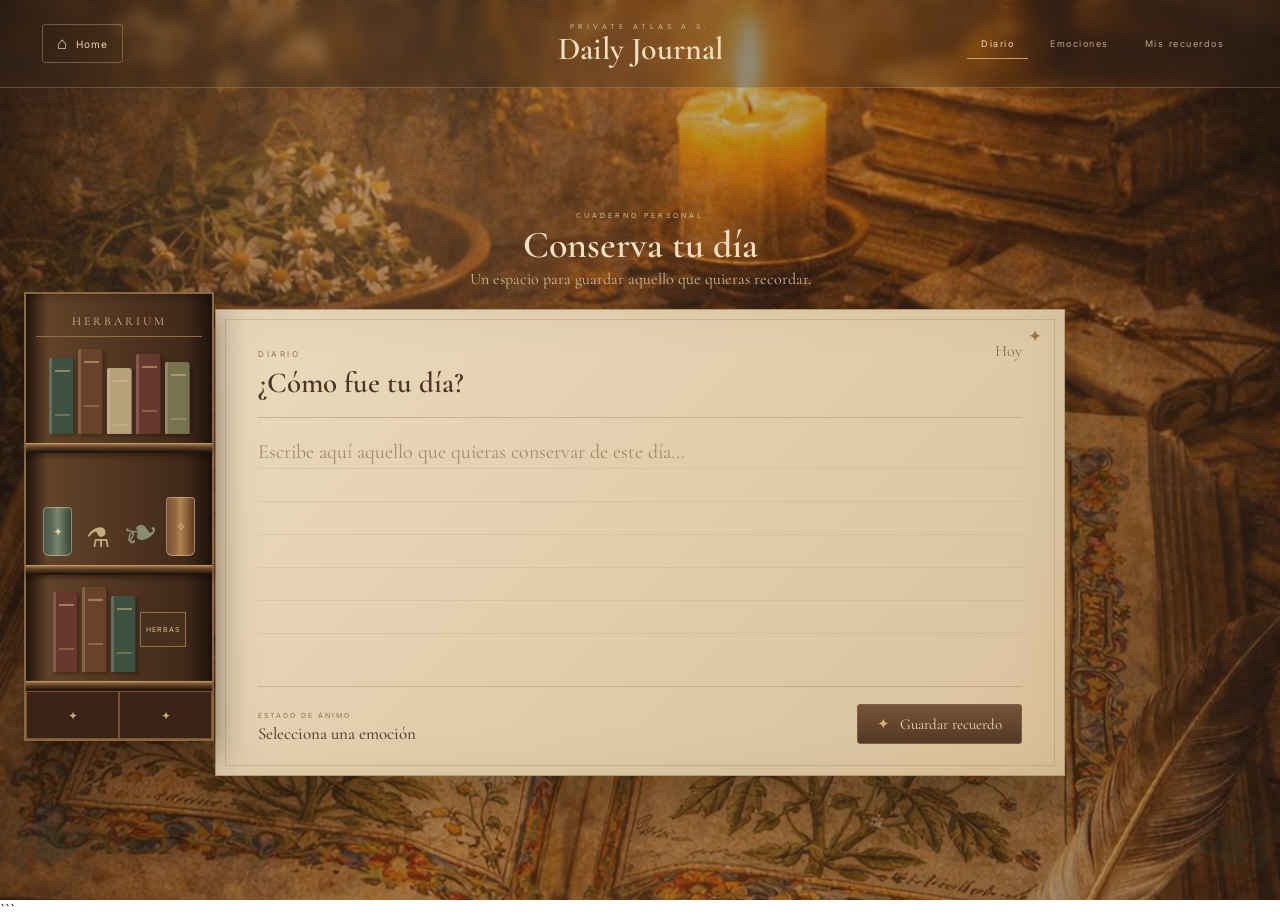
<file: daily-journal/index.html>
<!DOCTYPE html>
<html lang="es">

<head>
    <meta charset="UTF-8">
    <meta name="viewport" content="width=device-width, initial-scale=1.0">

    <title>Daily Journal | Private Atlas A.S.</title>

    <link rel="preconnect" href="https://fonts.googleapis.com">
    <link rel="preconnect" href="https://fonts.gstatic.com" crossorigin>

    <link
        href="https://fonts.googleapis.com/css2?family=Cormorant+Garamond:wght@400;500;600;700&family=Inter:wght@400;500;600&display=swap"
        rel="stylesheet">

    <link rel="stylesheet" href="style.css">
    <link rel="icon" type="image/png" href="assets/icons/favicon-dailyjournal.png">
</head>

<body>

<main class="apothecary">

    <!-- =====================================
         NAVEGACIÓN PRINCIPAL
    ====================================== -->

    <header class="journal-navigation">

        <a href="../index.html" class="home-button">
            <span>⌂</span>
            Home
        </a>

        <div class="journal-brand">
            <span>PRIVATE ATLAS A.S.</span>
            <h1>Daily Journal</h1>
        </div>

        <nav class="section-navigation" aria-label="Secciones del diario">

            <button
                class="section-button active"
                data-section="diario"
                type="button">
                Diario
            </button>

            <button
                class="section-button"
                data-section="emociones"
                type="button">
                Emociones
            </button>

            <button
                class="section-button"
                data-section="mis-recuerdos"
                type="button">
                Mis recuerdos
            </button>

        </nav>

    </header>


    <!-- =====================================
         CONTENIDO PRINCIPAL
    ====================================== -->

    <section class="journal-content">


        <!-- LIBRERO DE BOTICARIA -->

        <aside
            class="apothecary-bookshelf"
            aria-label="Librero de boticaria antigua">

            <div class="bookshelf-sign">
                HERBARIUM
            </div>

            <div class="bookshelf-row books">
                <div class="antique-book book-forest"></div>
                <div class="antique-book book-walnut"></div>
                <div class="antique-book book-parchment"></div>
                <div class="antique-book book-wine"></div>
                <div class="antique-book book-olive"></div>
            </div>

            <div class="bookshelf-plank"></div>

            <div class="bookshelf-row apothecary-items">

                <div class="shelf-jar jar-sage">
                    <span>✦</span>
                </div>

                <div class="mortar-bowl">⚗</div>

                <div class="herb-bundle">❧</div>

                <div class="shelf-jar jar-amber">
                    <span>✧</span>
                </div>

            </div>

            <div class="bookshelf-plank"></div>

            <div class="bookshelf-row lower-books">

                <div class="antique-book book-wine"></div>
                <div class="antique-book book-walnut"></div>
                <div class="antique-book book-forest"></div>
                <div class="herb-box">HERBAS</div>

            </div>

            <div class="bookshelf-plank"></div>

            <div class="bookshelf-drawers">

                <div class="bookshelf-drawer">
                    <span>✦</span>
                </div>

                <div class="bookshelf-drawer">
                    <span>✦</span>
                </div>

            </div>

        </aside>


        <!-- =====================================
             SECCIÓN 1: DIARIO
        ====================================== -->

        <section
            id="diario"
            class="journal-section active-section">

            <div class="section-intro">

                <span class="small-title">
                    CUADERNO PERSONAL
                </span>

                <h2>Conserva tu día</h2>

                <p>
                    Un espacio para guardar aquello que quieras recordar.
                </p>

            </div>


            <div class="journal-paper">

                <div class="paper-decoration">✦</div>

                <div class="paper-header">

                    <div>

                        <span class="paper-label">
                            DIARIO
                        </span>

                        <h3>¿Cómo fue tu día?</h3>

                    </div>

                    <span class="today-date" id="todayDate">
                        Hoy
                    </span>

                </div>


                <div class="writing-area">

                    <textarea
                        id="journalText"
                        aria-label="Escribe tu recuerdo"
                        placeholder="Escribe aquí aquello que quieras conservar de este día..."></textarea>

                </div>


                <div class="paper-bottom">

                    <div class="selected-mood">

                        <span>ESTADO DE ÁNIMO</span>

                        <strong id="selectedMood">
                            Selecciona una emoción
                        </strong>

                    </div>


                    <button
                        class="save-button"
                        id="saveButton"
                        type="button">

                        <span>✦</span>
                        Guardar recuerdo

                    </button>

                </div>

            </div>

        </section>


        <!-- =====================================
             SECCIÓN 2: EMOCIONES
        ====================================== -->

        <section
            id="emociones"
            class="journal-section">

            <div class="section-intro">

                <span class="small-title">
                    HERBARIO INTERIOR
                </span>

                <h2>¿Cómo te sentiste?</h2>

                <p>
                    Elige la emoción que mejor representa tu día.
                </p>

            </div>


            <div class="emotion-paper">

                <div class="emotion-header">

                    <span class="paper-label">
                        EMOCIONES
                    </span>

                    <h3>Guarda cómo te sentiste</h3>

                </div>


                <div class="emotion-grid">

                    <button
                        class="emotion"
                        data-mood="Feliz"
                        type="button"
                        aria-label="Seleccionar emoción Feliz">

                        <span>☀</span>
                        <small>Feliz</small>

                    </button>


                    <button
                        class="emotion"
                        data-mood="Tranquilo"
                        type="button"
                        aria-label="Seleccionar emoción Tranquilo">

                        <span>♡</span>
                        <small>Tranquilo</small>

                    </button>


                    <button
                        class="emotion"
                        data-mood="Emocionado"
                        type="button"
                        aria-label="Seleccionar emoción Emocionado">

                        <span>✦</span>
                        <small>Emocionado</small>

                    </button>


                    <button
                        class="emotion"
                        data-mood="Nostálgico"
                        type="button"
                        aria-label="Seleccionar emoción Nostálgico">

                        <span>☾</span>
                        <small>Nostálgico</small>

                    </button>


                    <button
                        class="emotion"
                        data-mood="Pensativo"
                        type="button"
                        aria-label="Seleccionar emoción Pensativo">

                        <span>☁</span>
                        <small>Pensativo</small>

                    </button>


                    <!-- EMOCIÓN 6 -->

                    <button
                        class="emotion"
                        data-mood="En paz"
                        type="button"
                        aria-label="Seleccionar emoción En paz">

                        <span>❀</span>
                        <small>En paz</small>

                    </button>


                    <!-- EMOCIÓN 7 -->

                    <button
                        class="emotion"
                        data-mood="Agradecido"
                        type="button"
                        aria-label="Seleccionar emoción Agradecido">

                        <span>♡</span>
                        <small>Agradecido</small>

                    </button>

                </div>


                <div class="emotion-note">

                    <span>✧</span>

                    <p>
                        Cada emoción también forma parte de tu historia.
                    </p>

                    <span>✧</span>

                </div>

            </div>

        </section>


        <!-- =====================================
             SECCIÓN 3: MIS RECUERDOS
        ====================================== -->

        <section
            id="mis-recuerdos"
            class="journal-section">

            <div class="section-intro">

                <span class="small-title">
                    ARCHIVO PERSONAL
                </span>

                <h2>Mis recuerdos</h2>

                <p>
                    Cada página conserva un fragmento de tu historia.
                </p>

            </div>


            <div class="memories-paper">

                <div class="memories-heading">

                    <span class="paper-label">
                        MI COLECCIÓN
                    </span>

                    <h3>Recuerdos conservados</h3>

                    <p id="memoriesCount" aria-live="polite">
                        Todavía no tienes recuerdos guardados.
                    </p>

                </div>


                <div
                    id="memoriesList"
                    class="memories-list"
                    aria-live="polite">

                    <!--
                        JavaScript insertará aquí
                        los recuerdos guardados.
                    -->

                </div>

            </div>

        </section>


        <!-- DECORACIÓN BOTÁNICA -->

        <div
            class="bottom-botanical botanical-left"
            aria-hidden="true">
            ❧
        </div>

        <div
            class="bottom-botanical botanical-right"
            aria-hidden="true">
            ❧
        </div>

    </section>

</main>


<script src="script.js"></script>

</body>

</html>
```
</file>
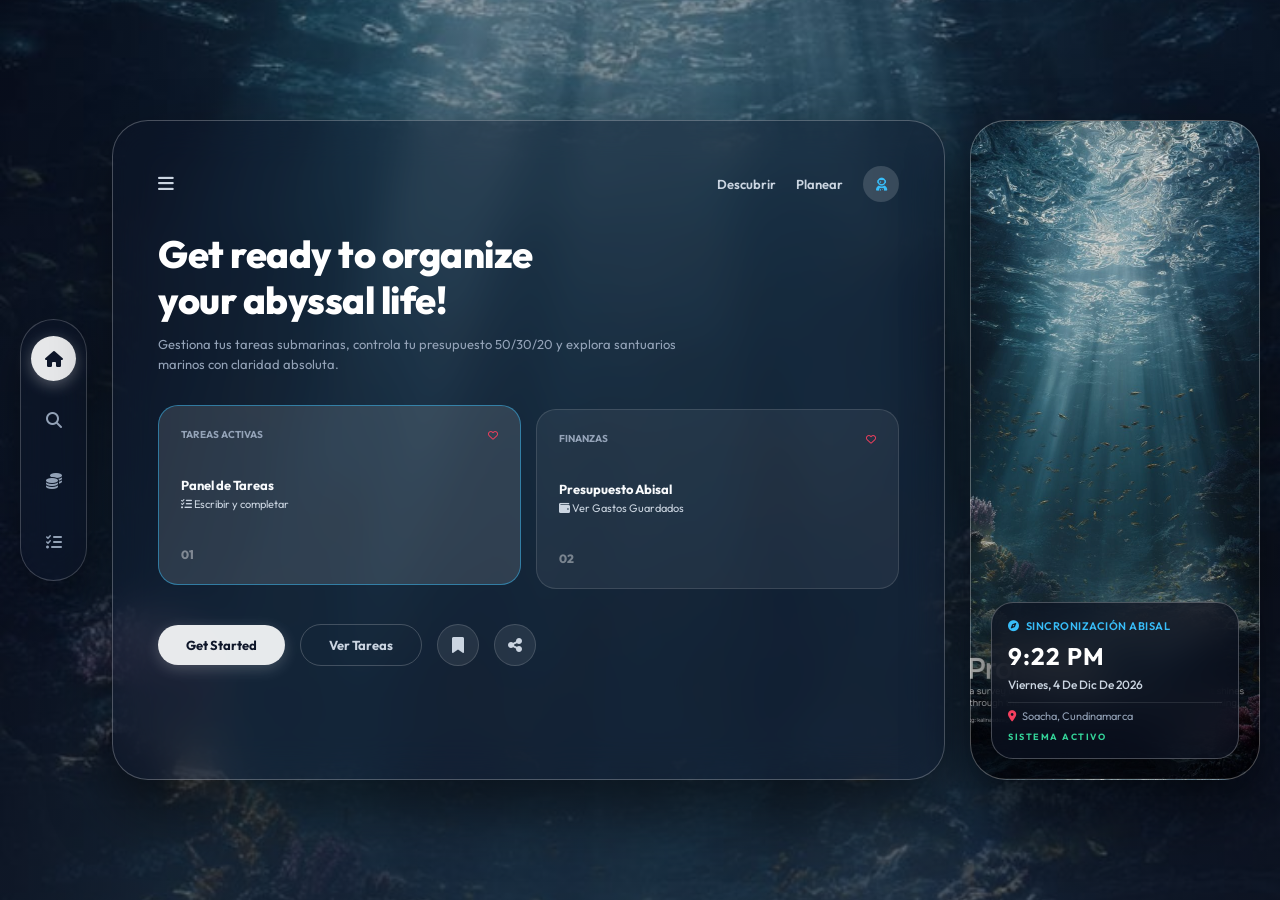
<file: life-planner/index.html>
<!DOCTYPE html>
<html lang="es">
<head>
    <meta charset="UTF-8">
    <meta name="viewport" content="width=device-width, initial-scale=1.0">
    <title>Private Atlas A.S | Life Planner Holográfico</title>
    <link rel="stylesheet" href="Style.css">
    <link href="https://fonts.googleapis.com/css2?family=Outfit:wght@300;400;500;600;700;800&display=swap" rel="stylesheet">
    <link rel="stylesheet" href="https://cdnjs.cloudflare.com/ajax/libs/font-awesome/6.4.0/css/all.min.css">
    <link rel="icon" type="image/png" href="assets/icons/favicon-lifeplaner.png">
</head>
<body>

    <!-- Burbujas animadas de fondo -->
    <div class="bubbles-container">
        <span class="bubble" style="left: 15%; width: 12px; height: 12px; animation-duration: 9s;"></span>
        <span class="bubble" style="left: 45%; width: 20px; height: 20px; animation-duration: 11s; animation-delay: 2s;"></span>
        <span class="bubble" style="left: 75%; width: 15px; height: 15px; animation-duration: 7s; animation-delay: 1s;"></span>
        <span class="bubble" style="left: 90%; width: 22px; height: 22px; animation-duration: 10s; animation-delay: 3s;"></span>
    </div>

    <!-- Contenedor espacial tipo VisionOS -->
    <div class="spatial-viewport">

        <!-- Barra lateral flotante izquierda -->
        <nav class="floating-left-dock">
            <a href="../index.html" class="dock-icon active" id="nav-home" title="Inicio Principal"><i class="fa-solid fa-house"></i></a>
            <a href="#" class="dock-icon" id="nav-search" title="Buscar" onclick="switchView('home')"><i class="fa-solid fa-magnifying-glass"></i></a>
            <!-- Botón de Finanzas con la Moneda -->
            <a href="#" class="dock-icon" id="nav-finance" title="Presupuesto 50/30/20" onclick="switchView('finance')"><i class="fa-solid fa-coins"></i></a>
            <!-- Botón de Tareas -->
            <a href="#" class="dock-icon" id="nav-tasks" title="Gestión de Tareas" onclick="switchView('tasks')"><i class="fa-solid fa-list-check"></i></a>
        </nav>

        <!-- ================= VISTA 1: INICIO (PRINCIPAL) ================= -->
        <main class="hologram-main-card" id="view-home">
            
            <div class="holo-header">
                <i class="fa-solid fa-bars"></i>
                <div class="holo-nav-links">
                    <span>Descubrir</span>
                    <span>Planear</span>
                    <div class="user-avatar-small"><i class="fa-solid fa-user-astronaut"></i></div>
                </div>
            </div>

            <div class="holo-intro">
                <h2>Get ready to organize<br>your abyssal life!</h2>
                <p>Gestiona tus tareas submarinas, controla tu presupuesto 50/30/20 y explora santuarios marinos con claridad absoluta.</p>
            </div>

            <div class="holo-cards-carousel">
                <div class="carousel-card active-card" onclick="switchView('tasks')">
                    <div class="card-top-tag"><span>Tareas Activas</span><i class="fa-regular fa-heart"></i></div>
                    <div class="card-content-text">
                        <h4>Panel de Tareas</h4>
                        <p><i class="fa-solid fa-list-check"></i> Escribir y completar</p>
                    </div>
                    <span class="carousel-step">01</span>
                </div>

                <!-- Tarjeta interactiva del Carrusel para ir directo al monedero -->
                <div class="carousel-card" onclick="switchView('finance')">
                    <div class="card-top-tag"><span>Finanzas</span><i class="fa-regular fa-heart"></i></div>
                    <div class="card-content-text">
                        <h4>Presupuesto Abisal</h4>
                        <p><i class="fa-solid fa-wallet"></i> Ver Gastos Guardados</p>
                    </div>
                    <span class="carousel-step">02</span>
                </div>
            </div>

            <div class="holo-action-footer">
                <button class="holo-btn primary-btn" onclick="switchView('finance')">Get Started</button>
                <button class="holo-btn secondary-btn" onclick="switchView('tasks')">Ver Tareas</button>
                <div class="footer-icon-pill"><i class="fa-solid fa-bookmark"></i></div>
                <div class="footer-icon-pill"><i class="fa-solid fa-share-nodes"></i></div>
            </div>

        </main>


        <!-- ================= VISTA 2: FINANZAS 50/30/20 ================= -->
        <main class="hologram-main-card hidden-view" id="view-finance">
            
            <div class="holo-header">
                <div style="display: flex; align-items: center; gap: 10px;">
                    <i class="fa-solid fa-arrow-left" style="cursor: pointer;" onclick="switchView('home')" title="Volver"></i>
                    <span style="font-weight: 700; color: #fff;">Private Atlas • Finanzas Abisales</span>
                </div>
                <div class="holo-nav-links">
                    
                    <!-- SELECTOR DE DIVISAS INTEGRADO DE FORMA LIMPIA -->
                    <div style="display: flex; align-items: center; gap: 6px; background: rgba(255,255,255,0.08); padding: 4px 10px; border-radius: 20px; border: 1px solid rgba(255,255,255,0.15);">
                        <i class="fa-solid fa-coins" style="font-size: 11px; color: #38bdf8;"></i>
                        <select id="currencySelector" onchange="changeCurrency(this)" style="background: transparent; border: none; color: #ffffff; font-weight: 700; font-size: 12px; outline: none; cursor: pointer; font-family: 'Outfit', sans-serif;">
                            <option value="$" data-code="USD" style="background: #0f172a; color: #fff;" selected>$ USD</option>
                            <option value="$" data-code="COP" style="background: #0f172a; color: #fff;">$ COP</option>
                            <option value="€" data-code="EUR" style="background: #0f172a; color: #fff;">€ EUR</option>
                            <option value="$" data-code="MXN" style="background: #0f172a; color: #fff;">$ MXN</option>
                            <option value="$" data-code="ARS" style="background: #0f172a; color: #fff;">$ ARS</option>
                            <option value="$" data-code="CLP" style="background: #0f172a; color: #fff;">$ CLP</option>
                            <option value="S/" data-code="PEN" style="background: #0f172a; color: #fff;">S/ PEN</option>
                            <option value="£" data-code="GBP" style="background: #0f172a; color: #fff;">£ GBP</option>
                            <option value="¥" data-code="JPY" style="background: #0f172a; color: #fff;">¥ JPY</option>
                        </select>
                    </div>

                    <span>Manage Budget</span>
                    <div class="user-avatar-small"><i class="fa-solid fa-wallet"></i></div>
                </div>
            </div>

            <div class="finance-layout-grid">
                
                <!-- Barra de Categorías Izquierda -->
                <div class="finance-categories-dock">
                    <div class="fin-cat-item active" onclick="setCategory('needs', 50, this)" title="Necesidades (50%)">
                        <i class="fa-solid fa-house-chimney"></i>
                        <span>Necesidades (50%)</span>
                    </div>
                    <div class="fin-cat-item" onclick="setCategory('wants', 30, this)" title="Deseos (30%)">
                        <i class="fa-solid fa-gamepad"></i>
                        <span>Deseos (30%)</span>
                    </div>
                    <div class="fin-cat-item" onclick="setCategory('savings', 20, this)" title="Ahorro (20%)">
                        <i class="fa-solid fa-piggy-bank"></i>
                        <span>Ahorro (20%)</span>
                    </div>
                </div>

                <!-- Tarjeta de Formulario y Gastos -->
                <div class="finance-form-container">
                    <div class="plan-journey-title">
                        <h3 id="currentCategoryTitle">Control Presupuestario: Necesidades (50%)</h3>
                        <p id="currentCategoryDesc">Límite recomendado: 50% de tus ingresos totales.</p>
                    </div>

                    <div class="summary-cards-row">
                        <div class="summary-card-mini">
                            <span>Ingreso Total</span>
                            <h4 id="summaryTotalIncome">$0.00</h4>
                        </div>
                        <div class="summary-card-mini">
                            <span>Límite Categoría</span>
                            <h4 id="summaryCategoryLimit">$0.00</h4>
                        </div>
                        <div class="summary-card-mini">
                            <span>Gastado en Cat.</span>
                            <h4 id="summaryCategorySpent">$0.00</h4>
                        </div>
                    </div>

                    <div class="finance-row-inputs">
                        <div class="finance-input-group">
                            <label>Establecer Ingreso Total (Opcional/Actualizar)</label>
                            <div class="fin-input-box">
                                <i class="fa-solid fa-dollar-sign"></i>
                                <input type="number" id="financeIncomeInput" placeholder="Ej: 1000 (Ingreso)">
                            </div>
                        </div>
                        <div class="finance-input-group">
                            <label>Monto del Gasto</label>
                            <div class="fin-input-box">
                                <i class="fa-solid fa-tag"></i>
                                <input type="number" id="financeAmountInput" placeholder="Ej: 150 (Gasto)">
                            </div>
                        </div>
                    </div>

                    <div class="finance-input-group">
                        <label>Descripción del Movimiento</label>
                        <div class="fin-input-box">
                            <i class="fa-solid fa-pen"></i>
                            <input type="text" id="financeDescInput" placeholder="Ej: Alquiler, Videojuego, Cuenta de ahorros...">
                        </div>
                    </div>

                    <div class="finance-actions-footer">
                        <button class="holo-btn primary-btn" onclick="addFinanceItem()">Registrar en Categoría</button>
                        <button class="holo-btn secondary-btn" onclick="switchView('home')">Volver al Inicio</button>
                    </div>

                    <div class="expenses-list-container" id="financeListContainer">
                        <!-- Los registros de finanzas se cargarán dinámicamente aquí -->
                    </div>
                </div>

            </div>

        </main>


        <!-- ================= VISTA 3: GESTIÓN DE TAREAS ================= -->
        <main class="hologram-main-card hidden-view" id="view-tasks">
            
            <div class="holo-header">
                <div style="display: flex; align-items: center; gap: 10px;">
                    <i class="fa-solid fa-arrow-left" style="cursor: pointer;" onclick="switchView('home')" title="Volver"></i>
                    <span style="font-weight: 700; color: #fff;">Private Atlas • Gestión de Tareas</span>
                </div>
                <div class="holo-nav-links">
                    <span>Tasks</span>
                    <div class="user-avatar-small"><i class="fa-solid fa-list-check"></i></div>
                </div>
            </div>

            <div class="finance-form-container" style="gap: 15px;">
                <div class="plan-journey-title">
                    <h3>Nueva Tarea Abisal</h3>
                    <p>Escribe tu pendiente submarino y márcalo como completado al terminar.</p>
                </div>

                <div class="finance-input-group">
                    <label>Descripción de la Tarea</label>
                    <div class="fin-input-box">
                        <i class="fa-solid fa-pen"></i>
                        <input type="text" id="taskInputText" placeholder="Ej: Mantenimiento de filtros o tarea de física...">
                    </div>
                </div>

                <div class="finance-actions-footer">
                    <button class="holo-btn primary-btn" onclick="addNewTask()">Añadir Tarea</button>
                    <button class="holo-btn secondary-btn" onclick="switchView('home')">Volver al Inicio</button>
                </div>

                <div class="plan-journey-title" style="margin-top: 10px;">
                    <h3 style="font-size: 16px;">Lista de Pendientes</h3>
                </div>

                <div class="expenses-list-container" id="tasksListContainer">
                    <!-- Las tareas se generarán aquí dinámicamente -->
                </div>
            </div>

        </main>

        <!-- Tarjeta lateral derecha -->
        <aside class="hologram-side-card">
            <div class="side-badge">
                <div class="side-badge-header">
                    <i class="fa-solid fa-compass"></i> Sincronización Abisal
                </div>
                <div class="realtime-clock" id="liveClock">12:00 AM</div>
                <div class="realtime-date" id="liveDate">Miércoles, 9 Sep 2026</div>
                <div class="side-location">
                    <i class="fa-solid fa-location-dot"></i> Soacha, Cundinamarca
                </div>
                <div class="read-more-link">Sistema Activo</div>
            </div>
        </aside>

    </div>

    <!-- Script de control de vistas y datos -->
    <script>
        function switchView(viewName) {
            document.getElementById('view-home').classList.add('hidden-view');
            document.getElementById('view-finance').classList.add('hidden-view');
            document.getElementById('view-tasks').classList.add('hidden-view');

            document.getElementById('nav-finance').classList.remove('active');
            document.getElementById('nav-tasks').classList.remove('active');

            if (viewName === 'home') {
                document.getElementById('view-home').classList.remove('hidden-view');
            } else if (viewName === 'finance') {
                document.getElementById('view-finance').classList.remove('hidden-view');
                document.getElementById('nav-finance').classList.add('active');
            } else if (viewName === 'tasks') {
                document.getElementById('view-tasks').classList.remove('hidden-view');
                document.getElementById('nav-tasks').classList.add('active');
            }
        }

        // Variable global del símbolo de la moneda
        let currentSymbol = '$';

        function changeCurrency(selectEl) {
            currentSymbol = selectEl.value;
            updateFinanceUI();
        }

        // Lógica de Presupuesto 50 / 30 / 20 corregida y sincronizada
        let totalIncome = 0; // Empieza en 0 para que tú pongas tu ingreso real
        let currentCategoryKey = 'needs';
        let currentCategoryPercent = 50;
        let categoriesData = {
            needs: { name: 'Necesidades', percent: 50, items: [] },
            wants: { name: 'Deseos', percent: 30, items: [] },
            savings: { name: 'Ahorro', percent: 20, items: [] }
        };

        function setCategory(key, percent, element) {
            document.querySelectorAll('.fin-cat-item').forEach(item => item.classList.remove('active'));
            element.classList.add('active');

            currentCategoryKey = key;
            currentCategoryPercent = percent;

            document.getElementById('currentCategoryTitle').textContent = `Control Presupuestario: ${categoriesData[key].name} (${percent}%)`;
            document.getElementById('currentCategoryDesc').textContent = `Límite recomendado: ${percent}% de tus ingresos totales.`;
            
            updateFinanceUI();
        }

        function addFinanceItem() {
            const incomeInput = document.getElementById('financeIncomeInput');
            const amountInput = document.getElementById('financeAmountInput');
            const descInput = document.getElementById('financeDescInput');

            const newIncome = parseFloat(incomeInput.value);
            if (!isNaN(newIncome) && newIncome > 0) {
                totalIncome = newIncome;
                incomeInput.value = '';
            }

            const amount = parseFloat(amountInput.value);
            const desc = descInput.value.trim();

            if (!isNaN(amount) && amount > 0 && desc) {
                categoriesData[currentCategoryKey].items.push({ desc, amount });
                amountInput.value = '';
                descInput.value = '';
            }

            updateFinanceUI();
        }

        function removeFinanceItem(index) {
            categoriesData[currentCategoryKey].items.splice(index, 1);
            updateFinanceUI();
        }

        function updateFinanceUI() {
            document.getElementById('summaryTotalIncome').textContent = `${currentSymbol}${totalIncome.toFixed(2)}`;
            
            const categoryLimit = totalIncome * (currentCategoryPercent / 100);
            document.getElementById('summaryCategoryLimit').textContent = `${currentSymbol}${categoryLimit.toFixed(2)}`;

            // Calcular el gastado sumando los elementos de la categoría actual
            let categorySpent = 0;
            categoriesData[currentCategoryKey].items.forEach(item => {
                categorySpent += item.amount;
            });

            const spentEl = document.getElementById('summaryCategorySpent');
            spentEl.textContent = `${currentSymbol}${categorySpent.toFixed(2)}`;

            if (categorySpent > categoryLimit && categoryLimit > 0) {
                spentEl.style.color = '#f43f5e'; // Rojo si excede el porcentaje de la categoría
            } else {
                spentEl.style.color = '#38bdf8';
            }

            const container = document.getElementById('financeListContainer');
            container.innerHTML = '';

            categoriesData[currentCategoryKey].items.forEach((item, index) => {
                const row = document.createElement('div');
                row.className = 'expense-item-row';
                row.innerHTML = `
                    <div class="expense-info-main">
                        <b>${item.desc}</b>
                        <small>${categoriesData[currentCategoryKey].name}</small>
                    </div>
                    <div class="expense-item-right">
                        <span>-${currentSymbol}${item.amount.toFixed(2)}</span>
                        <button class="delete-expense-btn" onclick="removeFinanceItem(${index})"><i class="fa-solid fa-trash"></i></button>
                    </div>
                `;
                container.appendChild(row);
            });
        }

        function addNewTask() {
            const input = document.getElementById('taskInputText');
            const text = input.value.trim();
            if (!text) return;

            const container = document.getElementById('tasksListContainer');
            const row = document.createElement('div');
            row.className = 'expense-item-row';
            row.innerHTML = `
                <div class="expense-info-main" style="display: flex; flex-direction: row; align-items: center; gap: 10px;">
                    <input type="checkbox" style="cursor: pointer; width: 16px; height: 16px;" onchange="toggleTaskComplete(this)">
                    <div>
                        <b>${text}</b>
                        <small style="color: #94a3b8;">Pendiente</small>
                    </div>
                </div>
                <div class="expense-item-right">
                    <button class="delete-expense-btn" onclick="this.closest('.expense-item-row').remove()"><i class="fa-solid fa-trash"></i></button>
                </div>
            `;

            container.appendChild(row);
            input.value = '';
        }

        function toggleTaskComplete(checkbox) {
            const infoMain = checkbox.closest('.expense-info-main');
            const small = infoMain.querySelector('small');
            const title = infoMain.querySelector('b');

            if (checkbox.checked) {
                small.textContent = 'Completado';
                small.style.color = '#34d399';
                title.style.textDecoration = 'line-through';
                title.style.color = '#94a3b8';
            } else {
                small.textContent = 'Pendiente';
                small.style.color = '#94a3b8';
                title.style.textDecoration = 'none';
                title.style.color = '#f8fafc';
            }
        }

        // Reloj en tiempo real
        function updateClock() {
            const now = new Date();
            let hours = now.getHours();
            const minutes = String(now.getMinutes()).padStart(2, '0');
            const ampm = hours >= 12 ? 'PM' : 'AM';
            hours = hours % 12;
            hours = hours ? hours : 12;
            document.getElementById('liveClock').textContent = `${hours}:${minutes} ${ampm}`;

            const options = { weekday: 'long', year: 'numeric', month: 'short', day: 'numeric' };
            document.getElementById('liveDate').textContent = now.toLocaleDateString('es-ES', options);
        }
        setInterval(updateClock, 1000);
        updateClock();

        // Inicializar la interfaz financiera al cargar
        updateFinanceUI();
    </script>
</body>
</html>
</file>
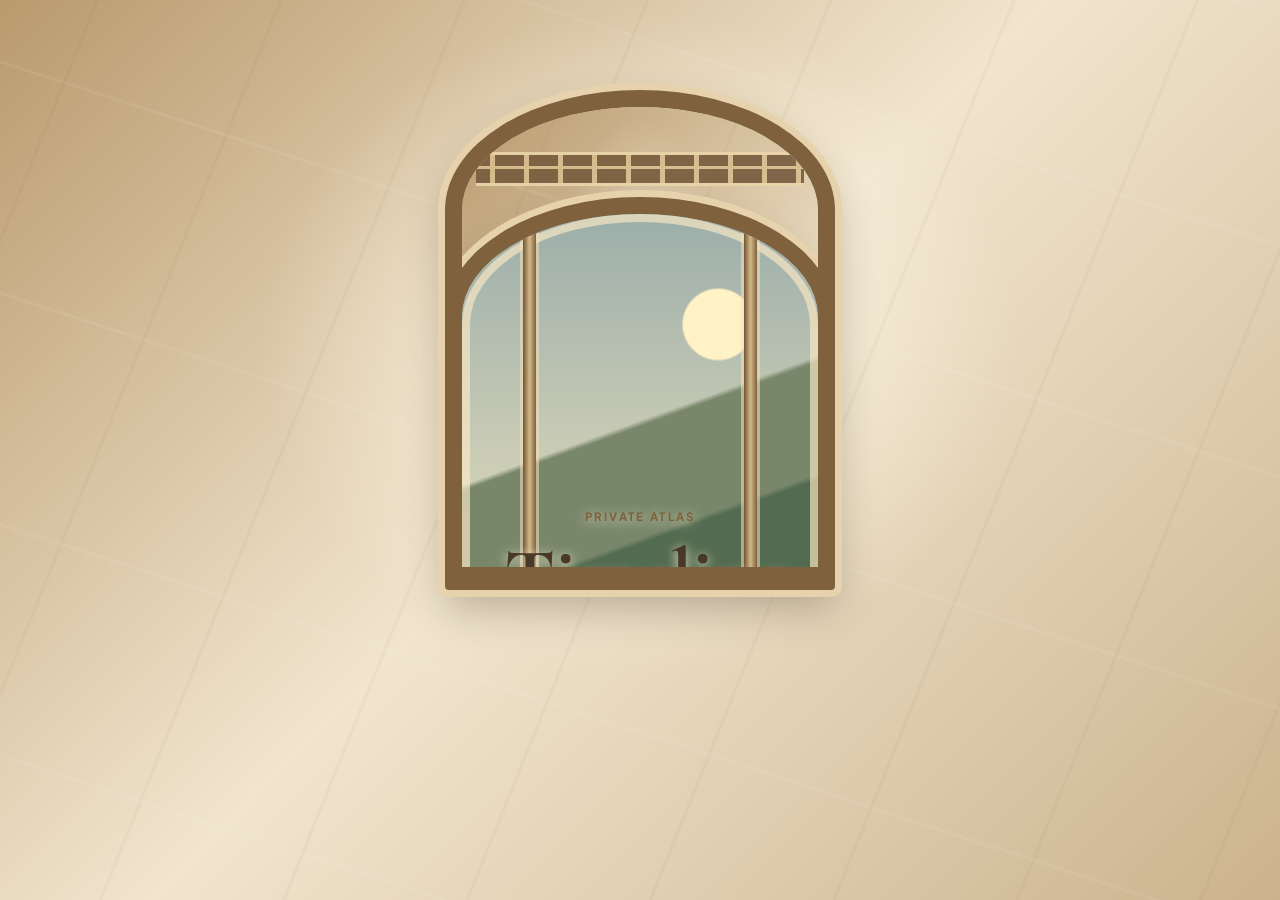
<file: timeline/index.html>
<!DOCTYPE html>
<html lang="es">
<head>
    <meta charset="UTF-8">
    <meta name="viewport" content="width=device-width, initial-scale=1.0">
    <title>Timeline | Private Atlas A.S.</title>
    <link rel="stylesheet" href="style.css">
  <meta charset="UTF-8">
  <meta name="viewport" content="width=device-width, initial-scale=1.0">
  <meta name="theme-color" content="#e9dcc6">
  <title>Salón de los Logros | Private Atlas</title>

  <link rel="preconnect" href="https://fonts.googleapis.com">
  <link rel="preconnect" href="https://fonts.gstatic.com" crossorigin>
  <link href="https://fonts.googleapis.com/css2?family=Cormorant+Garamond:wght@500;600;700&family=Plus+Jakarta+Sans:wght@400;500;600;700&display=swap" rel="stylesheet">
  <link rel="stylesheet" href="style.css">
      <link rel="icon" type="image/png" href="assets/icons/favicon-timeline">

</head>
<body>

    <section class="timeline-entrance" id="entrance-screen">
        <div class="entrance-wall">
            <div class="entrance-window">
                <div class="window-arch"></div>
                <div class="window-frame">
                    <div class="window-view"></div>
                </div>
  <main class="timeline-page">
    <section class="entrance" id="entrance-screen" aria-label="Entrada al salón">
      <div class="entrance-wall">
        <div class="greek-key entrance-key" aria-hidden="true"></div>

        <div class="entrance-window" aria-hidden="true">
          <div class="window-scene"></div>
          <div class="window-arch"></div>
          <div class="window-column window-column-left"></div>
          <div class="window-column window-column-right"></div>
        </div>

        <div class="entrance-copy">
          <span class="eyebrow">PRIVATE ATLAS</span>
          <h1>Timeline</h1>
          <p>Salón de logros</p>
          <button class="gold-button" id="enter-button" type="button">
            Entrar al salón
          </button>
        </div>
      </div>
    </section>

    <section class="gallery is-hidden" id="timeline-container" aria-label="Galería de logros" aria-hidden="true">
      <div class="wall-decoration" aria-hidden="true">
        <div class="greek-key gallery-key-top"></div>
        <div class="greek-key gallery-key-bottom"></div>
        <div class="greek-column gallery-column-left"></div>
        <div class="greek-column gallery-column-right"></div>
      </div>

      <button class="home-button" id="back-home" type="button" aria-label="Volver a la entrada">
        <span aria-hidden="true">⌂</span>
      </button>

      <div class="content">
        <header class="page-header">
          <span class="eyebrow">PRIVATE ATLAS</span>
          <h1>Salón de los Logros</h1>
          <p>Cada descubrimiento deja una huella en tu historia.</p>
        </header>

        <section class="achievement-section" aria-labelledby="achievements-title">
          <div class="section-heading">
            <span class="eyebrow">TU RECORRIDO</span>
            <h2 id="achievements-title">Galería de logros</h2>
            <p>Elige un logro para ver una pista y descubrir su recompensa.</p>
          </div>

          <div class="achievement-summary">
            <span><strong id="unlocked-count">0</strong> logros desbloqueados</span>
            <span>25 logros gratuitos</span>
            <span>25 logros Premium</span>
          </div>

          <div class="achievement-filter" role="group" aria-label="Filtrar logros">
            <button class="filter-button active" type="button" data-filter="all" aria-pressed="true">Todos</button>
            <button class="filter-button" type="button" data-filter="unlocked" aria-pressed="false">Desbloqueados</button>
          </div>

          <div class="achievement-grid" id="achievement-grid">
            <button class="achievement-card" type="button" data-achievement="1" data-unlocked="false" data-progress="0">
              <span class="card-number">01</span>
              <span class="card-name">Cambio Mental</span>
              <span class="card-progress-label">Progreso</span>
              <span class="progress-track"><span class="progress-fill"></span></span>
            </button>

            <button class="achievement-card" type="button" data-achievement="2" data-unlocked="false" data-progress="0">
              <span class="card-number">02</span>
              <span class="card-name">Código Emocional</span>
              <span class="card-progress-label">Progreso</span>
              <span class="progress-track"><span class="progress-fill"></span></span>
            </button>

            <button class="achievement-card" type="button" data-achievement="3" data-unlocked="false" data-progress="0">
              <span class="card-number">03</span>
              <span class="card-name">Más Allá</span>
              <span class="card-progress-label">Progreso</span>
              <span class="progress-track"><span class="progress-fill"></span></span>
            </button>

            <button class="achievement-card" type="button" data-achievement="4" data-unlocked="false" data-progress="0">
              <span class="card-number">04</span>
              <span class="card-name">Lugar Completo</span>
              <span class="card-progress-label">Progreso</span>
              <span class="progress-track"><span class="progress-fill"></span></span>
            </button>

            <button class="achievement-card" type="button" data-achievement="5" data-unlocked="false" data-progress="0">
              <span class="card-number">05</span>
              <span class="card-name">Conexión Natural</span>
              <span class="card-progress-label">Progreso</span>
              <span class="progress-track"><span class="progress-fill"></span></span>
            </button>

            <button class="achievement-card" type="button" data-achievement="6" data-unlocked="false" data-progress="0">
              <span class="card-number">06</span>
              <span class="card-name">Mirada Interna</span>
              <span class="card-progress-label">Progreso</span>
              <span class="progress-track"><span class="progress-fill"></span></span>
            </button>

            <button class="achievement-card" type="button" data-achievement="7" data-unlocked="false" data-progress="0">
              <span class="card-number">07</span>
              <span class="card-name">Baúl Variado</span>
              <span class="card-progress-label">Progreso</span>
              <span class="progress-track"><span class="progress-fill"></span></span>
            </button>

            <button class="achievement-card" type="button" data-achievement="8" data-unlocked="false" data-progress="0">
              <span class="card-number">08</span>
              <span class="card-name">Ruta Insólita</span>
              <span class="card-progress-label">Progreso</span>
              <span class="progress-track"><span class="progress-fill"></span></span>
            </button>

            <button class="achievement-card" type="button" data-achievement="9" data-unlocked="false" data-progress="0">
              <span class="card-number">09</span>
              <span class="card-name">Regreso Temporal</span>
              <span class="card-progress-label">Progreso</span>
              <span class="progress-track"><span class="progress-fill"></span></span>
            </button>

            <button class="achievement-card" type="button" data-achievement="10" data-unlocked="false" data-progress="0">
              <span class="card-number">10</span>
              <span class="card-name">Marca Personal</span>
              <span class="card-progress-label">Progreso</span>
              <span class="progress-track"><span class="progress-fill"></span></span>
            </button>

            <button class="achievement-card" type="button" data-achievement="11" data-unlocked="false" data-progress="0">
              <span class="card-number">11</span>
              <span class="card-name">Ida y Vuelta</span>
              <span class="card-progress-label">Progreso</span>
              <span class="progress-track"><span class="progress-fill"></span></span>
            </button>

            <button class="achievement-card" type="button" data-achievement="12" data-unlocked="false" data-progress="0">
              <span class="card-number">12</span>
              <span class="card-name">Pieza Oculta</span>
              <span class="card-progress-label">Progreso</span>
              <span class="progress-track"><span class="progress-fill"></span></span>
            </button>

            <button class="achievement-card" type="button" data-achievement="13" data-unlocked="false" data-progress="0">
              <span class="card-number">13</span>
              <span class="card-name">Llave Perdida</span>
              <span class="card-progress-label">Progreso</span>
              <span class="progress-track"><span class="progress-fill"></span></span>
            </button>

            <button class="achievement-card" type="button" data-achievement="14" data-unlocked="false" data-progress="0">
              <span class="card-number">14</span>
              <span class="card-name">Doble Jornada</span>
              <span class="card-progress-label">Progreso</span>
              <span class="progress-track"><span class="progress-fill"></span></span>
            </button>

            <button class="achievement-card" type="button" data-achievement="15" data-unlocked="false" data-progress="0">
              <span class="card-number">15</span>
              <span class="card-name">Mente Curiosa</span>
              <span class="card-progress-label">Progreso</span>
              <span class="progress-track"><span class="progress-fill"></span></span>
            </button>

            <button class="achievement-card" type="button" data-achievement="16" data-unlocked="false" data-progress="0">
              <span class="card-number">16</span>
              <span class="card-name">Detalles Importan</span>
              <span class="card-progress-label">Progreso</span>
              <span class="progress-track"><span class="progress-fill"></span></span>
            </button>

            <button class="achievement-card" type="button" data-achievement="17" data-unlocked="false" data-progress="0">
              <span class="card-number">17</span>
              <span class="card-name">Falsa Decoración</span>
              <span class="card-progress-label">Progreso</span>
              <span class="progress-track"><span class="progress-fill"></span></span>
            </button>

            <button class="achievement-card" type="button" data-achievement="18" data-unlocked="false" data-progress="0">
              <span class="card-number">18</span>
              <span class="card-name">Fragmentos Unidos</span>
              <span class="card-progress-label">Progreso</span>
              <span class="progress-track"><span class="progress-fill"></span></span>
            </button>

            <button class="achievement-card" type="button" data-achievement="19" data-unlocked="false" data-progress="0">
              <span class="card-number">19</span>
              <span class="card-name">Combinación Secreta</span>
              <span class="card-progress-label">Progreso</span>
              <span class="progress-track"><span class="progress-fill"></span></span>
            </button>

            <button class="achievement-card" type="button" data-achievement="20" data-unlocked="false" data-progress="0">
              <span class="card-number">20</span>
              <span class="card-name">Atlas Oculto</span>
              <span class="card-progress-label">Progreso</span>
              <span class="progress-track"><span class="progress-fill"></span></span>
            </button>

            <button class="achievement-card" type="button" data-achievement="21" data-unlocked="false" data-progress="0">
              <span class="card-number">21</span>
              <span class="card-name">Tres Coincidencias</span>
              <span class="card-progress-label">Progreso</span>
              <span class="progress-track"><span class="progress-fill"></span></span>
            </button>

            <button class="achievement-card" type="button" data-achievement="22" data-unlocked="false" data-progress="0">
              <span class="card-number">22</span>
              <span class="card-name">Huella Temporal</span>
              <span class="card-progress-label">Progreso</span>
              <span class="progress-track"><span class="progress-fill"></span></span>
            </button>

            <button class="achievement-card" type="button" data-achievement="23" data-unlocked="false" data-progress="0">
              <span class="card-number">23</span>
              <span class="card-name">Última Cerradura</span>
              <span class="card-progress-label">Progreso</span>
              <span class="progress-track"><span class="progress-fill"></span></span>
            </button>

            <button class="achievement-card" type="button" data-achievement="24" data-unlocked="false" data-progress="0">
              <span class="card-number">24</span>
              <span class="card-name">Imagen Revelada</span>
              <span class="card-progress-label">Progreso</span>
              <span class="progress-track"><span class="progress-fill"></span></span>
            </button>

            <button class="achievement-card" type="button" data-achievement="25" data-unlocked="false" data-progress="0">
              <span class="card-number">25</span>
              <span class="card-name">Maestro Atlas</span>
              <span class="card-progress-label">Progreso</span>
              <span class="progress-track"><span class="progress-fill"></span></span>
            </button>

            </div>
            <div class="entrance-content">
                <span class="eyebrow">PRIVATE ATLAS</span>
                <h1>Salón de los Logros</h1>
                <p>Descubre tus avances, desafíos y recompensas.</p>
                <button id="enter-button" type="button">Entrar al salón</button>
            </div>

        </section>

        <section class="puzzle-section" aria-labelledby="puzzles-title">
          <div class="section-heading">
            <span class="eyebrow">DESAFÍOS ESPECIALES</span>
            <h2 id="puzzles-title">Rompecabezas</h2>
            <p>Reúne las piezas escondidas y descubre la imagen.</p>
          </div>

          <div class="puzzle-grid">
            <button class="puzzle-card" type="button" data-puzzle="1">
              <span class="card-number">01</span>
              <span class="card-name">Rompecabezas I</span>
              <span class="puzzle-status">Gratuito</span>
            </button>
            <button class="puzzle-card" type="button" data-puzzle="2">
              <span class="card-number">02</span>
              <span class="card-name">Rompecabezas II</span>
              <span class="puzzle-status">Gratuito</span>
            </button>
            <button class="puzzle-card premium-item" type="button" data-premium="true">
              <span class="card-number">03</span>
              <span class="card-name">Rompecabezas Premium</span>
              <span class="puzzle-status">Premium · bloqueado</span>
            </button>
            <button class="puzzle-card premium-item" type="button" data-premium="true">
              <span class="card-number">04</span>
              <span class="card-name">Rompecabezas Premium</span>
              <span class="puzzle-status">Premium · bloqueado</span>
            </button>
            <button class="puzzle-card premium-item" type="button" data-premium="true">
              <span class="card-number">05</span>
              <span class="card-name">Rompecabezas Premium</span>
              <span class="puzzle-status">Premium · bloqueado</span>
            </button>
          </div>
        </section>
      </div>
    </section>
  </main>

  <div class="modal" id="achievement-modal" aria-hidden="true">
    <button class="modal-backdrop" data-close-modal aria-label="Cerrar"></button>
    <section class="modal-card" role="dialog" aria-modal="true" aria-labelledby="modal-title">
      <button class="modal-close" type="button" data-close-modal aria-label="Cerrar">×</button>
      <span class="eyebrow" id="modal-number">LOGRO 01</span>
      <h2 id="modal-title">Nombre del logro</h2>
      <p id="modal-description"></p>

      <div class="modal-detail">
        <h3>Pista</h3>
        <p id="modal-hint"></p>
      </div>

      <div class="modal-detail">
        <h3>Recompensa</h3>
        <p id="modal-reward"></p>
      </div>

      <div class="modal-progress">
        <div class="modal-progress-label">
          <span>Tu progreso</span>
          <span id="modal-progress-text">0%</span>
        </div>
    </section>
        <div class="progress-track">
          <span class="progress-fill" id="modal-progress-fill"></span>
        </div>
      </div>
    </section>
  </div>

  <div class="modal" id="premium-modal" aria-hidden="true">
    <button class="modal-backdrop" data-close-modal aria-label="Cerrar"></button>
    <section class="modal-card" role="dialog" aria-modal="true" aria-labelledby="premium-title">
      <button class="modal-close" type="button" data-close-modal aria-label="Cerrar">×</button>
      <span class="eyebrow">PRIVATE ATLAS</span>
      <h2 id="premium-title">Un secreto Premium</h2>
      <p>Este contenido forma parte de la experiencia Premium.</p>
      <a class="gold-button" href="../premium/index.html">Descubrir Premium</a>
    </section>
  </div>

  <div class="modal" id="puzzle-modal" aria-hidden="true">
    <button class="modal-backdrop" data-close-modal aria-label="Cerrar"></button>
    <section class="modal-card" role="dialog" aria-modal="true" aria-labelledby="puzzle-title">
      <button class="modal-close" type="button" data-close-modal aria-label="Cerrar">×</button>
      <span class="eyebrow">DESAFÍO ESPECIAL</span>
      <h2 id="puzzle-title">Rompecabezas</h2>
      <p>Reúne las piezas que encuentres al completar desafíos.</p>
      <div class="puzzle-pieces" aria-label="Nueve piezas por reunir">
        <span></span><span></span><span></span>
        <span></span><span></span><span></span>
        <span></span><span></span><span></span>
      </div>
    </section>
  </div>

  <script src="script.js"></script> 
</body>
</html>
</file>
<file: daily-journal/style.css>
/* =========================================
   RESET
========================================= */

* {
    margin: 0;
    padding: 0;
    box-sizing: border-box;
}

html,
body {
    width: 100%;
    height: 100%;
}

body {
    font-family: "Inter", sans-serif;
    color: #4d3b2b;
    overflow: hidden;
}

/* =========================================
   FONDO PRINCIPAL
========================================= */

.apothecary {
    position: relative;
    width: 100%;
    height: 100vh;
    overflow: hidden;

    background-image:
        linear-gradient(
            rgba(55, 43, 32, 0.35),
            rgba(55, 43, 32, 0.35)
        ),
        url("assets/background/fondo-journal.jpg");

    background-size: cover;
    background-position: center;
    background-repeat: no-repeat;

    display: flex;
    flex-direction: column;
}

/* Textura suave */

.apothecary::before {
    content: "";
    position: absolute;
    inset: 0;
    pointer-events: none;
    opacity: 0.12;

    background:
        repeating-linear-gradient(
            90deg,
            transparent 0,
            transparent 70px,
            rgba(255, 255, 255, 0.04) 71px,
            transparent 73px
        );
}

.apothecary::after {
    content: "";
    position: absolute;
    inset: 0;
    pointer-events: none;

    background:
        radial-gradient(
            circle at 30% 20%,
            rgba(239, 210, 158, 0.16),
            transparent 35%
        ),
        radial-gradient(
            circle at 75% 80%,
            rgba(52, 39, 27, 0.22),
            transparent 40%
        );
}

/* =========================================
   LUCES
========================================= */

.ambient-glow {
    position: absolute;
    width: 500px;
    height: 500px;
    border-radius: 50%;
    filter: blur(100px);
    pointer-events: none;
    opacity: 0.16;
}

.glow-one {
    top: -280px;
    left: -180px;
    background: #e1b878;
}

.glow-two {
    right: -250px;
    bottom: -280px;
    background: #9b7750;
}

/* =========================================
   PARTÍCULAS
========================================= */

.particle {
    position: absolute;
    pointer-events: none;
    z-index: 2;
    color: #ead0a0;
    opacity: 0.35;
    animation: floating 6s ease-in-out infinite;
}

.particle-one {
    top: 20%;
    left: 9%;
    font-size: 18px;
}

.particle-two {
    top: 24%;
    right: 10%;
    font-size: 13px;
    animation-delay: 1s;
}

.particle-three {
    bottom: 18%;
    left: 17%;
    font-size: 24px;
    animation-delay: 2s;
}

@keyframes floating {
    0%,
    100% {
        transform: translateY(0);
        opacity: 0.25;
    }

    50% {
        transform: translateY(-7px);
        opacity: 0.55;
    }
}

/* =========================================
   NAVEGACIÓN
========================================= */

.journal-navigation {
    position: relative;
    z-index: 10;
    width: 100%;
    padding: 22px 42px;

    display: grid;
    grid-template-columns: 1fr auto 1fr;
    align-items: center;

    border-bottom: 1px solid rgba(235, 210, 166, 0.24);
    background: rgba(50, 37, 26, 0.28);
    backdrop-filter: blur(7px);
}

/* Home */

.home-button {
    justify-self: start;
    display: inline-flex;
    align-items: center;
    gap: 8px;
    padding: 8px 14px;

    border: 1px solid rgba(222, 194, 147, 0.35);
    border-radius: 3px;
    text-decoration: none;
    color: #ead7b5;
    font-size: 10px;
    letter-spacing: 1px;
    transition: 0.25s ease;
}

.home-button span {
    font-family: "Cormorant Garamond", serif;
    font-size: 17px;
}

.home-button:hover {
    background: rgba(239, 216, 177, 0.10);
    border-color: rgba(239, 216, 177, 0.60);
    transform: translateY(-1px);
}

/* Marca */

.journal-brand {
    text-align: center;
}

.journal-brand > span {
    display: block;
    font-size: 7px;
    letter-spacing: 4px;
    color: #cdb38b;
}

.journal-brand h1 {
    margin-top: 2px;
    font-family: "Cormorant Garamond", serif;
    font-size: 32px;
    line-height: 1;
    font-weight: 600;
    color: #f0dfc1;
}

/* Navegación */

.section-navigation {
    justify-self: end;
    display: flex;
    align-items: center;
    gap: 8px;
}

.section-button {
    padding: 9px 14px;
    border: none;
    border-bottom: 1px solid transparent;
    background: transparent;
    color: #bda486;
    font-family: "Inter", sans-serif;
    font-size: 9px;
    letter-spacing: 1.5px;
    cursor: pointer;
    transition: 0.25s ease;
}

.section-button:hover,
.section-button.active {
    color: #f0d9af;
    border-bottom-color: #c99f65;
}

/* =========================================
   CONTENIDO
========================================= */

.journal-content {
    position: relative;
    z-index: 5;
    flex: 1;
    min-height: 0;
    width: 100%;

    display: flex;
    align-items: center;
    justify-content: center;

    padding: 30px 70px 40px;

    /* Permite recorrer el contenido si no cabe */
    overflow-y: auto;
    overflow-x: hidden;
    scrollbar-width: thin;
    scrollbar-color: rgba(201, 159, 101, 0.65) rgba(50, 37, 26, 0.15);
}

.journal-content::-webkit-scrollbar {
    width: 7px;
}

.journal-content::-webkit-scrollbar-track {
    background: rgba(50, 37, 26, 0.15);
}

.journal-content::-webkit-scrollbar-thumb {
    background: rgba(201, 159, 101, 0.65);
    border-radius: 10px;
}

/* =========================================
   DECORACIÓN BOTICARIA
========================================= */

.botanical-side {
    position: absolute;
    left: 7%;
    bottom: 11%;
    width: 150px;
    height: 260px;
    pointer-events: none;
    opacity: 0.9;
}

.botanical-line {
    position: absolute;
    left: 50%;
    bottom: 0;
    width: 2px;
    height: 210px;

    background:
        linear-gradient(
            to top,
            rgba(72, 55, 38, 0.8),
            rgba(116, 91, 60, 0.25)
        );

    transform: rotate(-5deg);
}

/* Frascos */

.glass-bottle {
    position: absolute;
    bottom: 0;
    width: 45px;
    height: 85px;

    border-radius: 7px 7px 10px 10px;
    border: 1px solid rgba(226, 213, 183, 0.30);

    box-shadow:
        inset 6px 0 8px rgba(255, 255, 255, 0.12),
        7px 10px 15px rgba(39, 28, 19, 0.28);
}

.glass-bottle::before {
    content: "";
    position: absolute;
    width: 20px;
    height: 10px;
    left: 50%;
    top: -10px;
    transform: translateX(-50%);
    border-radius: 2px 2px 0 0;
    background: #645039;
}

.glass-bottle::after {
    content: "";
    position: absolute;
    left: 5px;
    right: 5px;
    bottom: 17px;
    height: 19px;
    background: rgba(225, 208, 169, 0.72);
    border-radius: 2px;
}

.bottle-one {
    left: 8px;
    height: 91px;
    background: linear-gradient(90deg, #34493c, #71816a, #28392f);
}

.bottle-two {
    left: 60px;
    height: 115px;
    background: linear-gradient(90deg, #67462f, #a2764e, #493020);
}

.bottle-three {
    left: 110px;
    width: 39px;
    height: 72px;
    background: linear-gradient(90deg, #7c8068, #b1ad88, #5d614e);
}

/* Hojas */

.botanical-leaf {
    position: absolute;
    font-family: "Cormorant Garamond", serif;
    font-size: 55px;
    color: rgba(54, 72, 55, 0.60);
}

.leaf-one {
    left: -15px;
    top: 30px;
    transform: rotate(-28deg);
}

.leaf-two {
    right: -15px;
    top: 65px;
    transform: rotate(25deg) scaleX(-1);
}

/* =========================================
   SECCIONES
========================================= */

.journal-section {
    display: none;
    width: min(850px, 100%);
    margin: auto;
    animation: sectionAppear 0.45s ease;
}

.journal-section.active-section {
    display: block;
}

@keyframes sectionAppear {
    from {
        opacity: 0;
        transform: translateY(10px);
    }

    to {
        opacity: 1;
        transform: translateY(0);
    }
}

/* =========================================
   INTRO
========================================= */

.section-intro {
    text-align: center;
    margin-bottom: 20px;
}

.small-title {
    font-size: 7px;
    letter-spacing: 3px;
    color: #d2b98d;
}

.section-intro h2 {
    margin-top: 4px;
    font-family: "Cormorant Garamond", serif;
    font-size: 38px;
    line-height: 1;
    font-weight: 600;
    color: #f0dfc1;
}

.section-intro p {
    margin-top: 5px;
    font-family: "Cormorant Garamond", serif;
    font-size: 16px;
    color: #d0b997;
}

/* =========================================
   PAPEL DEL DIARIO Y EMOCIONES
========================================= */

.journal-paper,
.emotion-paper {
    position: relative;
    width: 100%;
    padding: 31px 42px;

    background: linear-gradient(135deg, #eadabd, #d9c19b);
    border: 1px solid rgba(116, 83, 47, 0.42);

    box-shadow:
        0 25px 55px rgba(34, 25, 17, 0.35),
        inset 0 0 50px rgba(109, 77, 43, 0.10);

    overflow: hidden;
}

.journal-paper::before,
.emotion-paper::before {
    content: "";
    position: absolute;
    inset: 9px;
    border: 1px solid rgba(104, 72, 39, 0.17);
    pointer-events: none;
}

.paper-decoration {
    position: absolute;
    top: 16px;
    right: 22px;
    font-family: "Cormorant Garamond", serif;
    font-size: 17px;
    color: #9b754c;
}

/* =========================================
   CABECERA DEL PAPEL
========================================= */

.paper-header {
    position: relative;
    display: flex;
    align-items: flex-start;
    justify-content: space-between;
    padding-bottom: 17px;
    border-bottom: 1px solid rgba(104, 72, 39, 0.24);
}

.paper-label {
    font-size: 8px;
    letter-spacing: 2.5px;
    color: #98734b;
}

.paper-header h3,
.emotion-header h3 {
    margin-top: 4px;
    font-family: "Cormorant Garamond", serif;
    font-size: 29px;
    font-weight: 600;
    color: #4d3525;
}

.today-date {
    font-family: "Cormorant Garamond", serif;
    font-size: 16px;
    color: #8e6844;
}

/* =========================================
   ESCRITURA
========================================= */

.writing-area {
    position: relative;
    height: 230px;
    margin-top: 18px;

    background:
        repeating-linear-gradient(
            to bottom,
            transparent 0,
            transparent 32px,
            rgba(105, 77, 50, 0.18) 33px
        );
}

.writing-area textarea {
    width: 100%;
    height: 100%;
    resize: none;
    border: none;
    outline: none;
    background: transparent;

    font-family: "Cormorant Garamond", serif;
    font-size: 20px;
    line-height: 33px;
    color: #513b2a;
}

.writing-area textarea::placeholder {
    color: #997c5d;
    opacity: 0.85;
}

/* =========================================
   PARTE INFERIOR DEL DIARIO
========================================= */

.paper-bottom {
    display: flex;
    align-items: flex-end;
    justify-content: space-between;
    gap: 20px;
    margin-top: 20px;
    padding-top: 17px;
    border-top: 1px solid rgba(104, 72, 39, 0.22);
}

.selected-mood {
    display: flex;
    flex-direction: column;
    gap: 3px;
}

.selected-mood span {
    font-size: 7px;
    letter-spacing: 2px;
    color: #96724b;
}

.selected-mood strong {
    font-family: "Cormorant Garamond", serif;
    font-size: 17px;
    font-weight: 500;
    color: #5d412c;
}

/* =========================================
   BOTÓN GUARDAR
========================================= */

.save-button {
    padding: 10px 19px;
    border: 1px solid #7e5d3d;
    border-radius: 3px;

    background: linear-gradient(180deg, #765438, #543923);
    color: #ead8b8;

    font-family: "Cormorant Garamond", serif;
    font-size: 15px;
    cursor: pointer;
    transition: 0.25s ease;
}

.save-button span {
    margin-right: 6px;
    color: #d6ae74;
}

.save-button:hover {
    transform: translateY(-2px);
    box-shadow: 0 7px 15px rgba(54, 36, 23, 0.25);
}

.save-button.saved {
    background: linear-gradient(180deg, #667057, #46503c);
    border-color: #768269;
}

/* =========================================
   EMOCIONES
========================================= */

.emotion-paper {
    padding-top: 36px;
    padding-bottom: 36px;
}

.emotion-header {
    text-align: center;
    padding-bottom: 22px;
    border-bottom: 1px solid rgba(104, 72, 39, 0.22);
}

.emotion-grid {
    position: relative;
    display: flex;
    justify-content: center;
    flex-wrap: wrap;
    gap: 16px;
    padding: 35px 20px;
}

.emotion {
    width: 105px;
    height: 105px;
    flex: 0 0 105px;

    display: flex;
    flex-direction: column;
    align-items: center;
    justify-content: center;
    gap: 7px;

    border: 1px solid rgba(109, 76, 42, 0.27);
    border-radius: 50%;
    background: rgba(255, 255, 255, 0.16);
    color: #604532;
    cursor: pointer;
    transition: 0.25s ease;
}

.emotion span {
    font-family: "Cormorant Garamond", serif;
    font-size: 27px;
    color: #94704a;
}

.emotion small {
    font-size: 9px;
    letter-spacing: 1px;
}

.emotion:hover,
.emotion.selected {
    transform: translateY(-4px);
    background: rgba(120, 88, 51, 0.14);
    border-color: rgba(109, 76, 42, 0.50);
    box-shadow: 0 7px 16px rgba(75, 51, 31, 0.12);
}

.emotion:focus-visible,
.section-button:focus-visible,
.save-button:focus-visible,
.home-button:focus-visible {
    outline: 2px solid #d6ae74;
    outline-offset: 4px;
}

.emotion-note {
    display: flex;
    align-items: center;
    justify-content: center;
    gap: 12px;
    padding-top: 20px;
    border-top: 1px solid rgba(104, 72, 39, 0.20);
    text-align: center;
}

.emotion-note span {
    color: #9b754d;
    font-size: 11px;
}

.emotion-note p {
    font-family: "Cormorant Garamond", serif;
    font-size: 16px;
    color: #725238;
}

/* =========================================
   MIS RECUERDOS - CONTENEDOR PRINCIPAL
========================================= */

.memories-paper {
    position: relative;
    width: 100%;
    padding: 32px;
    overflow: hidden;

    background: linear-gradient(
        135deg,
        #eadabd 0%,
        #dfc9a7 55%,
        #d5ba91 100%
    );

    border: 1px solid rgba(116, 83, 47, 0.45);

    box-shadow:
        0 25px 55px rgba(34, 25, 17, 0.35),
        inset 0 0 45px rgba(109, 77, 43, 0.09);
}

.memories-paper::before {
    content: "";
    position: absolute;
    inset: 9px;
    border: 1px solid rgba(104, 72, 39, 0.17);
    pointer-events: none;
}

.memories-heading {
    position: relative;
    z-index: 1;
    text-align: center;
    padding-bottom: 22px;
    border-bottom: 1px solid rgba(104, 72, 39, 0.24);
}

.memories-heading h3 {
    margin-top: 6px;
    font-family: "Cormorant Garamond", serif;
    font-size: 30px;
    font-weight: 600;
    color: #4d3525;
}

.memories-heading p {
    margin-top: 7px;
    font-family: "Cormorant Garamond", serif;
    font-size: 15px;
    color: #856544;
}

/* Lista que contiene las tarjetas */

.memories-list {
    position: relative;
    z-index: 1;

    display: grid;
    grid-template-columns: repeat(2, minmax(0, 1fr));
    gap: 17px;

    padding-top: 24px;
}

/* Tarjeta individual de recuerdo.
   El JavaScript debe crear elementos con esta clase. */

.memory-card {
    position: relative;
    min-width: 0;
    padding: 21px 20px 19px;

    background: rgba(248, 236, 213, 0.58);
    border: 1px solid rgba(126, 91, 55, 0.30);
    border-radius: 2px;

    box-shadow:
        0 7px 15px rgba(76, 52, 31, 0.08),
        inset 0 0 18px rgba(255, 255, 255, 0.15);

    transition:
        transform 0.25s ease,
        box-shadow 0.25s ease,
        background 0.25s ease;

    overflow-wrap: anywhere;
}

.memory-card::before {
    content: "✦";
    position: absolute;
    top: 10px;
    right: 12px;
    font-size: 11px;
    color: #aa8254;
    opacity: 0.8;
}

.memory-card:hover {
    transform: translateY(-3px);
    background: rgba(250, 240, 221, 0.78);
    box-shadow: 0 12px 22px rgba(76, 52, 31, 0.13);
}

.memory-date {
    display: block;
    margin-bottom: 10px;
    padding-right: 16px;

    font-family: "Inter", sans-serif;
    font-size: 9px;
    letter-spacing: 1.2px;
    text-transform: uppercase;
    color: #92704d;
}

.memory-mood {
    display: inline-flex;
    align-items: center;
    gap: 6px;

    margin-bottom: 12px;
    padding: 5px 10px;

    background: rgba(118, 91, 57, 0.10);
    border: 1px solid rgba(126, 91, 55, 0.20);
    border-radius: 20px;

    font-family: "Inter", sans-serif;
    font-size: 10px;
    color: #715136;
}

.memory-text {
    margin: 0;
    white-space: pre-wrap;

    font-family: "Cormorant Garamond", serif;
    font-size: 17px;
    line-height: 1.6;
    color: #513b2a;
}

/* Estado vacío de la colección */

.memories-empty {
    grid-column: 1 / -1;
    padding: 34px 20px;
    text-align: center;

    background: rgba(248, 236, 213, 0.35);
    border: 1px dashed rgba(126, 91, 55, 0.42);
}

.memories-empty span {
    display: block;
    margin-bottom: 12px;

    font-family: "Cormorant Garamond", serif;
    font-size: 36px;
    color: #a17b50;
}

.memories-empty h4 {
    font-family: "Cormorant Garamond", serif;
    font-size: 24px;
    font-weight: 600;
    color: #60432d;
}

.memories-empty p {
    margin-top: 7px;
    font-family: "Cormorant Garamond", serif;
    font-size: 16px;
    line-height: 1.5;
    color: #896b4b;
}

/* Si el JavaScript crea un mensaje directamente en la lista */

.memories-list:empty::before {
    content: "Tus recuerdos aparecerán aquí cuando guardes una entrada en tu diario.";
    display: block;
    grid-column: 1 / -1;
    padding: 30px 20px;

    border: 1px dashed rgba(126, 91, 55, 0.42);
    background: rgba(248, 236, 213, 0.35);

    font-family: "Cormorant Garamond", serif;
    font-size: 17px;
    line-height: 1.6;
    text-align: center;
    color: #896b4b;
}

/* =========================================
   DECORACIÓN INFERIOR
========================================= */

.bottom-botanical {
    position: absolute;
    z-index: 3;
    bottom: -15px;

    font-family: "Cormorant Garamond", serif;
    font-size: 110px;
    color: rgba(43, 59, 45, 0.22);
    pointer-events: none;
}

.botanical-left {
    left: 0;
    transform: rotate(-15deg);
}

.botanical-right {
    right: 0;
    transform: scaleX(-1) rotate(-15deg);
}

/* =========================================
   LIBRERO ANTIGUO - PRIVATE ATLAS
========================================= */

.apothecary-bookshelf {
    position: absolute;
    z-index: 6;
    left: 24px;
    top: 50%;
    transform: translateY(-45%);
    width: 190px;
    padding: 12px 10px 0;

    background: linear-gradient(
        90deg,
        #26180f,
        #624329 12%,
        #42291a 85%,
        #21140d
    );

    border: 2px solid #8d6942;

    box-shadow:
        0 16px 32px rgba(20, 12, 6, 0.5),
        inset 0 0 14px rgba(0, 0, 0, 0.35);

    pointer-events: none;
}

.bookshelf-sign {
    padding: 8px 2px;
    text-align: center;

    color: #d8bd8d;
    font-family: "Cormorant Garamond", serif;
    font-size: 12px;
    letter-spacing: 3px;

    border-bottom: 1px solid #98734a;
}

.bookshelf-row {
    display: flex;
    align-items: flex-end;
    justify-content: center;
    gap: 4px;

    padding: 12px 1px 9px;
    min-height: 100px;
}

.antique-book {
    position: relative;
    flex: 0 0 25px;
    height: 76px;

    border-left: 3px solid rgba(239, 216, 176, 0.22);
    border-right: 1px solid rgba(0, 0, 0, 0.25);
    border-radius: 2px 3px 1px 1px;

    box-shadow: 2px 2px 4px rgba(0, 0, 0, 0.3);
}

.antique-book::before {
    content: "";
    position: absolute;
    left: 3px;
    right: 3px;
    top: 12px;
    height: 2px;

    background: rgba(222, 193, 144, 0.5);
    box-shadow: 0 44px rgba(222, 193, 144, 0.3);
}

.book-forest {
    background: #3e5140;
}

.book-walnut {
    background: #67432b;
    height: 85px;
}

.book-parchment {
    background: #b7a17b;
    height: 66px;
}

.book-wine {
    background: #67382d;
    height: 80px;
}

.book-olive {
    background: #77734e;
    height: 72px;
}

.bookshelf-plank {
    height: 10px;
    margin: 0 -10px;

    background: linear-gradient(
        to bottom,
        #a77b4b,
        #624027 45%,
        #302014
    );

    border-top: 1px solid #c09a65;
    border-bottom: 2px solid #24160d;

    box-shadow: 0 3px 5px rgba(0, 0, 0, 0.35);
}

.apothecary-items {
    min-height: 112px;
    align-items: flex-end;
    gap: 7px;
}

.shelf-jar {
    position: relative;
    display: flex;
    align-items: center;
    justify-content: center;

    width: 29px;
    height: 49px;

    border: 1px solid rgba(225, 207, 170, 0.5);
    border-radius: 4px 4px 6px 6px;

    color: #e0cba1;
    font-size: 12px;

    box-shadow: inset 4px 0 5px rgba(255, 255, 255, 0.1);
}

.jar-sage {
    background: linear-gradient(90deg, #354638, #79836b, #354638);
}

.jar-amber {
    height: 59px;
    background: linear-gradient(90deg, #684126, #b2834e, #603a21);
}

.mortar-bowl {
    width: 37px;
    height: 38px;

    display: flex;
    align-items: center;
    justify-content: center;

    color: #c7ad7e;
    font-size: 27px;
}

.herb-bundle {
    font-family: "Cormorant Garamond", serif;
    font-size: 43px;
    line-height: 1;
    color: #879073;
    transform: rotate(-20deg);
}

.lower-books {
    min-height: 92px;
}

.herb-box {
    align-self: center;
    padding: 12px 5px;

    color: #d6bd8f;
    background: #49301e;
    border: 1px solid #947044;

    font-size: 7px;
    letter-spacing: 1px;
}

.bookshelf-drawers {
    display: flex;
    margin: 0 -10px;
    min-height: 48px;
    background: #392316;
}

.bookshelf-drawer {
    flex: 1;
    display: flex;
    align-items: center;
    justify-content: center;

    color: #c6a576;
    border: 1px solid #795332;
}

.bookshelf-drawer span {
    font-size: 12px;
}

/* =========================================
   AJUSTES PARA TABLET
========================================= */

@media (max-width: 1100px) {
    .apothecary-bookshelf {
        left: 12px;
        width: 155px;
        transform: translateY(-42%) scale(0.9);
        transform-origin: left center;
    }

    .bookshelf-row {
        gap: 2px;
    }

    .antique-book {
        flex-basis: 21px;
    }

    .journal-content {
        padding-left: 185px;
        padding-right: 25px;
    }

    .journal-section {
        width: min(850px, 100%);
    }
}

/* =========================================
   AJUSTES PARA PANTALLAS MEDIANAS
========================================= */

@media (max-width: 900px) {
    .journal-navigation {
        padding: 18px 25px;
    }

    .journal-content {
        padding-top: 25px;
        padding-bottom: 25px;
    }

    .botanical-side {
        left: 2%;
        opacity: 0.45;
    }

    .memories-paper {
        padding: 28px 24px;
    }

    .memories-list {
        gap: 13px;
    }
}

/* =========================================
   AJUSTES PARA MÓVILES
========================================= */

@media (max-width: 700px) {
    body {
        overflow-y: auto;
    }

    .apothecary {
        min-height: 100vh;
        height: auto;
        overflow: visible;
    }

    .journal-navigation {
        display: flex;
        flex-wrap: wrap;
        justify-content: center;
        gap: 15px;
        padding: 18px;
    }

    .home-button {
        position: absolute;
        left: 18px;
        top: 18px;
    }

    .journal-brand {
        width: 100%;
        padding: 0 0 4px;
    }

    .journal-brand h1 {
        font-size: 29px;
    }

    .section-navigation {
        width: 100%;
        justify-content: center;
        flex-wrap: wrap;
        gap: 4px;
    }

    .section-button {
        padding: 9px 10px;
        font-size: 9px;
        letter-spacing: 1px;
    }

    .journal-content {
        min-height: calc(100vh - 130px);
        height: auto;

        padding: 25px 15px 40px;

        overflow: visible;
        align-items: flex-start;
    }

    .journal-section {
        width: 100%;
        margin: auto;
    }

    .botanical-side,
    .bottom-botanical {
        display: none;
    }

    .apothecary-bookshelf {
        display: none;
    }

    .section-intro {
        margin-bottom: 18px;
    }

    .section-intro h2 {
        font-size: 32px;
        line-height: 1.1;
    }

    .section-intro p {
        font-size: 15px;
    }

    .journal-paper,
    .emotion-paper {
        padding: 25px 20px;
    }

    .paper-header {
        flex-direction: column;
        gap: 8px;
    }

    .paper-header h3,
    .emotion-header h3 {
        font-size: 26px;
    }

    .writing-area {
        height: 220px;
    }

    .writing-area textarea {
        font-size: 18px;
    }

    .paper-bottom {
        flex-direction: column;
        align-items: stretch;
    }

    .save-button {
        width: 100%;
    }

    .emotion-grid {
        gap: 12px;
        padding: 25px 4px;
    }

    .emotion {
        width: 88px;
        height: 88px;
        flex-basis: 88px;
    }

    .emotion span {
        font-size: 24px;
    }

    .emotion small {
        font-size: 8px;
    }

    .emotion-note {
        gap: 7px;
    }

    .emotion-note p {
        font-size: 15px;
    }

    /* Recuerdos en una sola columna */

    .memories-paper {
        padding: 25px 17px;
    }

    .memories-heading h3 {
        font-size: 26px;
    }

    .memories-list {
        grid-template-columns: minmax(0, 1fr);
        gap: 13px;
        padding-top: 19px;
    }

    .memory-card {
        padding: 19px 16px;
    }

    .memory-text {
        font-size: 17px;
    }

    .memories-empty {
        padding: 28px 14px;
    }
}

/* =========================================
   MÓVILES PEQUEÑOS
========================================= */

@media (max-width: 380px) {
    .home-button {
        position: static;
        align-self: center;
        margin-bottom: 2px;
    }

    .journal-brand {
        order: -1;
    }

    .section-navigation {
        gap: 2px;
    }

    .section-button {
        padding: 8px 7px;
        font-size: 8px;
        letter-spacing: 0.5px;
    }

    .journal-content {
        padding-left: 10px;
        padding-right: 10px;
    }

    .emotion-grid {
        gap: 9px;
    }

    .emotion {
        width: 80px;
        height: 80px;
        flex-basis: 80px;
    }

    .memories-paper {
        padding-left: 13px;
        padding-right: 13px;
    }
}

/* =========================================
   ACCESIBILIDAD: REDUCIR ANIMACIONES
========================================= */

@media (prefers-reduced-motion: reduce) {
    *,
    *::before,
    *::after {
        animation-duration: 0.01ms !important;
        animation-iteration-count: 1 !important;
        scroll-behavior: auto !important;
        transition-duration: 0.01ms !important;
    }
}

/* =========================================
   BOTÓN ELIMINAR RECUERDO
========================================= */

.memory-delete {
    display: block;
    margin-top: 16px;
    padding: 7px 11px;

    border: 1px solid rgba(126, 72, 54, 0.35);
    border-radius: 2px;

    background: rgba(126, 72, 54, 0.08);
    color: #80513b;

    font-family: "Inter", sans-serif;
    font-size: 9px;
    letter-spacing: 0.5px;

    cursor: pointer;
    transition: 0.25s ease;
}

.memory-delete:hover {
    background: #80513b;
    color: #f3e3c7;
    border-color: #80513b;
}

.memory-delete:focus-visible {
    outline: 2px solid #a77b4b;
    outline-offset: 3px;
}
</file>
<file: life-planner/Style.css>
html {
    background-color: #050b14;
    height: 100%;
}

* {
    box-sizing: border-box;
    margin: 0;
    padding: 0;
    font-family: 'Outfit', sans-serif;
}

body {
    min-height: 100vh;
    height: 100%;
    background-color: #050b14;
    background-image: linear-gradient(rgba(2, 6, 23, 0.4), rgba(15, 23, 42, 0.65)), url('assets/background/marino.jpg');
    background-size: cover;
    background-position: center;
    background-repeat: no-repeat;
    background-attachment: fixed;
    color: #f8fafc;
    display: flex;
    align-items: center;
    justify-content: center;
    overflow-x: hidden;
    padding: 20px;
}

.bubbles-container {
    position: fixed;
    top: 0;
    left: 0;
    width: 100%;
    height: 100%;
    pointer-events: none;
    z-index: 1;
}

.bubble {
    position: absolute;
    bottom: -30px;
    background: rgba(255, 255, 255, 0.15);
    border: 1px solid rgba(255, 255, 255, 0.3);
    border-radius: 50%;
    animation: riseUp linear infinite;
}

@keyframes riseUp {
    0% { transform: translateY(0) scale(1); opacity: 0; }
    20% { opacity: 0.7; }
    100% { transform: translateY(-105vh) scale(1.2); opacity: 0; }
}

.spatial-viewport {
    width: 100%;
    max-width: 1450px;
    display: flex;
    align-items: center;
    gap: 25px;
    z-index: 10;
    position: relative;
}

.floating-left-dock {
    background: rgba(15, 23, 42, 0.45);
    backdrop-filter: blur(18px);
    -webkit-backdrop-filter: blur(18px);
    border: 1px solid rgba(255, 255, 255, 0.2);
    border-radius: 40px;
    padding: 16px 10px;
    display: flex;
    flex-direction: column;
    align-items: center;
    gap: 16px;
    box-shadow: 0 20px 40px rgba(0,0,0,0.4);
}

.dock-icon {
    width: 45px;
    height: 45px;
    display: flex;
    align-items: center;
    justify-content: center;
    border-radius: 50%;
    color: #94a3b8;
    font-size: 16px;
    text-decoration: none;
    transition: all 0.3s ease;
}

.dock-icon:hover, .dock-icon.active {
    background-color: rgba(255, 255, 255, 0.9);
    color: #0f172a;
    box-shadow: 0 4px 15px rgba(255,255,255,0.3);
}

.hologram-main-card {
    flex-grow: 1;
    background: rgba(15, 23, 42, 0.38);
    backdrop-filter: blur(20px);
    -webkit-backdrop-filter: blur(20px);
    border: 1px solid rgba(255, 255, 255, 0.25);
    border-radius: 36px;
    padding: 45px;
    min-height: 660px;
    box-shadow: 0 30px 60px rgba(0, 0, 0, 0.5);
}

.holo-header {
    display: flex;
    justify-content: space-between;
    align-items: center;
    margin-bottom: 30px;
    color: #cbd5e1;
    font-size: 18px;
}

.holo-nav-links {
    display: flex;
    align-items: center;
    gap: 20px;
    font-size: 13px;
    font-weight: 600;
}

.user-avatar-small {
    width: 36px;
    height: 36px;
    background: rgba(255, 255, 255, 0.15);
    border-radius: 50%;
    display: flex;
    align-items: center;
    justify-content: center;
    color: #38bdf8;
}

.holo-intro {
    margin-bottom: 35px;
}

.holo-intro h2 {
    font-size: 38px;
    font-weight: 800;
    color: #ffffff;
    letter-spacing: -0.5px;
    line-height: 1.2;
    margin-bottom: 12px;
}

.holo-intro p {
    font-size: 13px;
    color: #94a3b8;
    max-width: 550px;
    line-height: 1.5;
}

.holo-cards-carousel {
    display: grid;
    grid-template-columns: repeat(2, 1fr);
    gap: 15px;
    margin-bottom: 35px;
}

.carousel-card {
    background: rgba(255, 255, 255, 0.06);
    border: 1px solid rgba(255, 255, 255, 0.12);
    border-radius: 20px;
    padding: 22px;
    min-height: 180px;
    display: flex;
    flex-direction: column;
    justify-content: space-between;
    transition: all 0.3s ease;
    cursor: pointer;
}

.carousel-card:hover, .carousel-card.active-card {
    background: rgba(255, 255, 255, 0.12);
    border-color: rgba(56, 189, 248, 0.5);
    transform: translateY(-4px);
}

.card-top-tag {
    display: flex;
    justify-content: space-between;
    align-items: center;
    font-size: 10px;
    font-weight: 700;
    color: #94a3b8;
    text-transform: uppercase;
}

.card-top-tag i {
    color: #f43f5e;
}

.card-content-text h4 {
    font-size: 13px;
    font-weight: 700;
    color: #f8fafc;
    margin-bottom: 4px;
}

.card-content-text p {
    font-size: 11px;
    color: #cbd5e1;
}

.carousel-step {
    font-size: 12px;
    font-weight: 800;
    color: rgba(255, 255, 255, 0.4);
}

.holo-action-footer {
    display: flex;
    align-items: center;
    gap: 15px;
}

.holo-btn {
    border: none;
    padding: 12px 28px;
    border-radius: 30px;
    font-weight: 700;
    font-size: 13px;
    cursor: pointer;
    transition: all 0.3s ease;
}

.primary-btn {
    background: rgba(255, 255, 255, 0.9);
    color: #0f172a;
    box-shadow: 0 4px 15px rgba(255,255,255,0.2);
}

.primary-btn:hover {
    background: #ffffff;
}

.secondary-btn {
    background: transparent;
    color: #cbd5e1;
    border: 1px solid rgba(255, 255, 255, 0.2);
}

.secondary-btn:hover {
    background: rgba(255, 255, 255, 0.1);
}

.footer-icon-pill {
    width: 42px;
    height: 42px;
    background: rgba(255, 255, 255, 0.08);
    border: 1px solid rgba(255, 255, 255, 0.15);
    border-radius: 50%;
    display: flex;
    align-items: center;
    justify-content: center;
    color: #cbd5e1;
    cursor: pointer;
    transition: background 0.2s;
}

.footer-icon-pill:hover {
    background: rgba(255, 255, 255, 0.2);
}

/* Tarjeta lateral derecha */
.hologram-side-card {
    width: 290px;
    height: 660px;
    background-image: linear-gradient(rgba(0,0,0,0.1), rgba(0,0,0,0.4)), url('assets/background/marino.jpg');
    background-size: cover;
    background-position: center;
    border: 1px solid rgba(255, 255, 255, 0.3);
    border-radius: 36px;
    padding: 20px;
    display: flex;
    flex-direction: column;
    justify-content: flex-end;
    box-shadow: 0 30px 60px rgba(0,0,0,0.5);
    position: relative;
    flex-shrink: 0;
}

.side-badge {
    background: rgba(10, 15, 30, 0.75);
    backdrop-filter: blur(16px);
    -webkit-backdrop-filter: blur(16px);
    border: 1px solid rgba(255, 255, 255, 0.25);
    padding: 16px;
    border-radius: 22px;
    display: flex;
    flex-direction: column;
    gap: 6px;
    color: #ffffff;
    box-shadow: 0 10px 25px rgba(0, 0, 0, 0.4);
}

.side-badge-header {
    display: flex;
    align-items: center;
    gap: 6px;
    font-size: 11px;
    font-weight: 600;
    color: #38bdf8;
    text-transform: uppercase;
    letter-spacing: 0.5px;
    margin-bottom: 2px;
}

.realtime-clock {
    font-size: 24px;
    font-weight: 700;
    color: #ffffff;
    letter-spacing: 1px;
}

.realtime-date {
    font-size: 12px;
    font-weight: 500;
    color: #cbd5e1;
    text-transform: capitalize;
}

.side-location {
    display: flex;
    align-items: center;
    gap: 6px;
    font-size: 11px;
    color: #94a3b8;
    margin-top: 4px;
    border-top: 1px solid rgba(255, 255, 255, 0.1);
    padding-top: 6px;
}

.side-location i {
    color: #f43f5e;
}

.read-more-link {
    font-size: 9px;
    color: #34d399;
    font-weight: 700;
    text-transform: uppercase;
    letter-spacing: 1.5px;
    margin-top: 2px;
}

/* ================= MÓDULO FINANCIERO ================= */
.hidden-view {
    display: none !important;
}

.finance-layout-grid {
    display: flex;
    gap: 20px;
    align-items: stretch;
}

.finance-categories-dock {
    width: 190px;
    background: rgba(10, 15, 30, 0.4);
    border: 1px solid rgba(255, 255, 255, 0.12);
    border-radius: 22px;
    padding: 15px 10px;
    display: flex;
    flex-direction: column;
    gap: 12px;
    flex-shrink: 0;
}

.fin-cat-item {
    background: rgba(255, 255, 255, 0.04);
    border: 1px solid rgba(255, 255, 255, 0.08);
    border-radius: 16px;
    padding: 14px 10px;
    display: flex;
    flex-direction: column;
    align-items: center;
    gap: 6px;
    font-size: 11px;
    font-weight: 600;
    color: #94a3b8;
    cursor: pointer;
    transition: all 0.3s ease;
    text-align: center;
}

.fin-cat-item i {
    font-size: 16px;
    color: #38bdf8;
}

.fin-cat-item:hover, .fin-cat-item.active {
    background: linear-gradient(135deg, rgba(56, 189, 248, 0.2), rgba(14, 116, 144, 0.4));
    border-color: rgba(56, 189, 248, 0.5);
    color: #ffffff;
    box-shadow: 0 4px 15px rgba(56, 189, 248, 0.2);
}

.finance-form-container {
    flex-grow: 1;
    background: rgba(10, 15, 30, 0.5);
    border: 1px solid rgba(255, 255, 255, 0.15);
    border-radius: 24px;
    padding: 25px;
    display: flex;
    flex-direction: column;
    gap: 16px;
    backdrop-filter: blur(12px);
}

.plan-journey-title h3 {
    font-size: 20px;
    font-weight: 700;
    color: #ffffff;
    margin-bottom: 4px;
}

.plan-journey-title p {
    font-size: 12px;
    color: #94a3b8;
}

.finance-input-group {
    display: flex;
    flex-direction: column;
    gap: 5px;
    width: 100%;
}

.finance-input-group label {
    font-size: 11px;
    font-weight: 600;
    color: #cbd5e1;
    text-transform: uppercase;
    letter-spacing: 0.5px;
}

.fin-input-box {
    background: rgba(255, 255, 255, 0.06);
    border: 1px solid rgba(255, 255, 255, 0.15);
    border-radius: 14px;
    padding: 10px 14px;
    display: flex;
    align-items: center;
    gap: 10px;
    color: #ffffff;
}

.fin-input-box i {
    color: #38bdf8;
    font-size: 14px;
}

.fin-input-box input, .fin-input-box select {
    background: transparent;
    border: none;
    outline: none;
    color: #ffffff;
    font-size: 13px;
    width: 100%;
    font-family: 'Outfit', sans-serif;
}

.fin-input-box select option {
    background: #0f172a;
    color: #ffffff;
}

.finance-row-inputs {
    display: grid;
    grid-template-columns: 1fr 1fr;
    gap: 15px;
}

.finance-actions-footer {
    display: flex;
    gap: 12px;
    margin-top: 5px;
}

/* ================= LISTADO PROFESIONAL DE GASTOS Y TAREAS ================= */
.summary-cards-row {
    display: grid;
    grid-template-columns: repeat(3, 1fr);
    gap: 10px;
    margin-bottom: 4px;
}

.summary-card-mini {
    background: rgba(255, 255, 255, 0.04);
    border: 1px solid rgba(255, 255, 255, 0.1);
    border-radius: 14px;
    padding: 10px;
    text-align: center;
}

.summary-card-mini span {
    font-size: 10px;
    color: #94a3b8;
    text-transform: uppercase;
    font-weight: 600;
}

.summary-card-mini h4 {
    font-size: 14px;
    color: #38bdf8;
    font-weight: 700;
    margin-top: 2px;
}

.expenses-list-container {
    max-height: 160px;
    overflow-y: auto;
    display: flex;
    flex-direction: column;
    gap: 8px;
    padding-right: 4px;
}

.expenses-list-container::-webkit-scrollbar {
    width: 4px;
}

.expenses-list-container::-webkit-scrollbar-thumb {
    background: rgba(255, 255, 255, 0.2);
    border-radius: 4px;
}

.expense-item-row {
    background: rgba(255, 255, 255, 0.05);
    border: 1px solid rgba(255, 255, 255, 0.08);
    border-radius: 12px;
    padding: 8px 12px;
    display: flex;
    justify-content: space-between;
    align-items: center;
    font-size: 12px;
}

.expense-info-main {
    display: flex;
    flex-direction: column;
    gap: 2px;
}

.expense-info-main b {
    color: #f8fafc;
    font-size: 12px;
}

.expense-info-main small {
    color: #94a3b8;
    font-size: 10px;
}

.expense-item-right {
    display: flex;
    align-items: center;
    gap: 12px;
}

.expense-item-right span {
    font-weight: 700;
    color: #34d399;         
}

.delete-expense-btn {
    background: rgba(244, 63, 94, 0.2);
    border: 1px solid rgba(244, 63, 94, 0.4);
    color: #f43f5e;
    width: 26px;
    height: 26px;
    border-radius: 50%;
    display: flex;
    align-items: center;
    justify-content: center;
    cursor: pointer;
    font-size: 11px;
    transition: all 0.2s;
}

.delete-expense-btn:hover {
    background: #f43f5e;
    color: #ffffff;
}

@media (max-width: 1024px) {
    .spatial-viewport {
        flex-direction: column;
    }
    .floating-left-dock {
        flex-direction: row;
        width: 100%;
        justify-content: space-around;
        border-radius: 30px;
    }
    .hologram-side-card {
        width: 100%;
        height: 280px;
    }
    .holo-cards-carousel {
        grid-template-columns: repeat(2, 1fr);
    }
}

@media (max-width: 768px) {
    .finance-layout-grid {
        flex-direction: column;
    }
    .finance-categories-dock {
        width: 100%;
        flex-direction: row;
        overflow-x: auto;
    }
    .finance-row-inputs {
        grid-template-columns: 1fr;
    }
    .summary-cards-row {
        grid-template-columns: 1fr;
    }
}
</file>
<file: timeline/style.css>
:root {
  --wall-light: #f1e5ce;
  --wall-mid: #ddc7a2;
  --wall-dark: #b99a6d;
  --ink: #493729;
  --brown: #73583d;
  --gold: #bd9659;
  --gold-light: #ead5aa;
  --card-light: #fff9ed;
  --card-dark: #ddc9a7;
}

* {
  box-sizing: border-box;
}

html {
  min-width: 320px;
  scroll-behavior: smooth;
}

body {
  min-width: 320px;
  min-height: 100vh;
  margin: 0;
  overflow-x: hidden;
  color: var(--ink);
  background: var(--wall-light);
  font-family: "Plus Jakarta Sans", sans-serif;
}

button,
a {
  font: inherit;
}

button {
  cursor: pointer;
}

button:focus-visible,
a:focus-visible {
  outline: 3px solid #805d32;
  outline-offset: 4px;
}

.timeline-page {
  position: relative;
  min-height: 100vh;
  isolation: isolate;
}

.entrance,
.gallery {
  position: relative;
  min-height: 100vh;
}

/* La pantalla del salón se oculta hasta tocar el botón de entrada. */
.is-hidden {
  display: none !important;
}

/* =========================================
   PARED Y ENTRADA POR LA VENTANA
========================================= */

.entrance {
  z-index: 2;
}

.entrance-wall {
  position: relative;
  display: grid;
  min-height: 100vh;
  place-items: center;
  overflow: hidden;
  isolation: isolate;
  background:
    radial-gradient(ellipse at 50% 38%, rgba(255, 249, 231, .82), transparent 42%),
    linear-gradient(135deg, var(--wall-dark), var(--wall-light) 48%, #cbb38d);
}

.entrance-wall::before,
.gallery::before {
  position: absolute;
  z-index: -1;
  inset: 0;
  content: "";
  opacity: .38;
  pointer-events: none;
  background:
    repeating-linear-gradient(
      112deg,
      transparent 0 88px,
      rgba(91, 66, 40, .12) 90px,
      transparent 93px 170px
    ),
    repeating-linear-gradient(
      18deg,
      transparent 0 135px,
      rgba(255, 255, 255, .25) 137px,
      transparent 140px 220px
    );
}

.greek-key {
  height: 30px;
  border-top: 3px solid var(--gold-light);
  border-bottom: 3px solid var(--gold-light);
  background-color: #765b3d;
  background-image:
    linear-gradient(90deg, transparent 42%, #d8bd8e 42% 55%, transparent 55%),
    linear-gradient(0deg, transparent 42%, #d8bd8e 42% 55%, transparent 55%);
  background-size: 34px 24px;
}

.entrance-key {
  position: absolute;
  top: 5%;
  left: 4%;
  right: 4%;
  z-index: 1;
  height: 34px;
  opacity: .9;
}

.entrance-window {
  position: absolute;
  top: 10%;
  left: 50%;
  width: min(390px, 70vw);
  height: min(500px, 66vh);
  overflow: hidden;
  transform: translateX(-50%);
  border: 17px solid #80613e;
  border-bottom-width: 23px;
  border-radius: 50% 50% 4px 4px / 24% 24% 4px 4px;
  background: #a7b6a7;
  box-shadow:
    0 0 0 7px #e6d2ad,
    0 18px 42px rgba(57, 40, 23, .3);
  animation: window-glow 3s ease-in-out infinite alternate;
}

.window-scene {
  position: absolute;
  inset: 0;
  background:
    radial-gradient(circle at 72% 24%, #fff2c5 0 8%, transparent 8.5%),
    linear-gradient(160deg, transparent 46%, #78876a 47% 66%, #536b50 67%),
    linear-gradient(#9caeaa, #d8d5b9 68%, #8b9979);
}

.window-arch {
  position: absolute;
  inset: 0;
  border: 8px solid rgba(250, 231, 196, .68);
  border-bottom: 0;
  border-radius: 50% 50% 0 0 / 24% 24% 0 0;
}

.window-column {
  position: absolute;
  top: 0;
  bottom: 0;
  width: 13px;
  background: linear-gradient(90deg, #725535, #d2b888, #80613e);
  box-shadow: 0 0 0 3px rgba(245, 224, 185, .55);
}

.window-column-left {
  left: 17%;
}

.window-column-right {
  right: 17%;
}

.entrance-copy {
  position: relative;
  z-index: 2;
  width: min(680px, calc(100% - 36px));
  margin-top: 130px;
  padding: 28px 24px;
  text-align: center;
  text-shadow: 0 2px 12px rgba(255, 245, 220, .9);
}

.eyebrow {
  color: #80613b;
  font-size: .72rem;
  font-weight: 700;
  letter-spacing: .2em;
}

.entrance h1,
.page-header h1,
.section-heading h2,
.modal-card h2 {
  font-family: "Cormorant Garamond", Georgia, serif;
}

.entrance h1 {
  margin: 13px 0;
  font-size: clamp(2.7rem, 7vw, 5rem);
  line-height: 1;
}

.entrance-copy p,
.page-header p,
.section-heading p {
  color: #705a43;
  line-height: 1.7;
}

.gold-button {
  display: inline-flex;
  min-height: 48px;
  align-items: center;
  justify-content: center;
  margin-top: 15px;
  padding: 12px 25px;
  border: 1px solid #f0d9aa;
  border-radius: 3px;
  color: #fff5e2;
  background: linear-gradient(145deg, #8c6a40, #4d3825);
  box-shadow: 0 5px 0 #382719, 0 9px 20px rgba(56, 39, 25, .2);
  font-weight: 700;
  text-decoration: none;
  transition: transform .2s ease, box-shadow .2s ease;
}

.gold-button:hover {
  transform: translateY(-2px);
  box-shadow: 0 7px 0 #382719, 0 12px 22px rgba(56, 39, 25, .23);
}

.gold-button:active {
  transform: translateY(2px);
  box-shadow: 0 2px 0 #382719;
}

@keyframes window-glow {
  from {
    box-shadow: 0 0 0 7px #e6d2ad, 0 18px 42px rgba(57, 40, 23, .25);
  }
  to {
    box-shadow: 0 0 0 9px #f1dfbd, 0 18px 48px rgba(57, 40, 23, .4);
  }
}

/* =========================================
   GALERÍA Y DECORACIÓN GRIEGA
========================================= */

.gallery {
  z-index: 1;
  isolation: isolate;
  overflow: hidden;
  background:
    radial-gradient(ellipse at center, rgba(255, 249, 235, .54), transparent 65%),
    linear-gradient(135deg, #d8c29e, #f0e4ce 50%, #c9b18b);
}

.wall-decoration {
  position: absolute;
  z-index: -1;
  inset: 0;
  overflow: hidden;
  pointer-events: none;
}

.wall-decoration::before {
  position: absolute;
  inset: 46px 0;
  content: "";
  opacity: .28;
  background:
    radial-gradient(ellipse at center, transparent 0 29%, #95784f 30% 31%, transparent 32%),
    repeating-linear-gradient(
      135deg,
      transparent 0 80px,
      rgba(146, 116, 77, .17) 82px,
      transparent 85px 150px
    );
}

.gallery-key-top,
.gallery-key-bottom {
  position: absolute;
  left: 0;
  right: 0;
  height: 30px;
}

.gallery-key-top {
  top: 0;
}

.gallery-key-bottom {
  bottom: 0;
}

.greek-column {
  position: absolute;
  top: 11%;
  bottom: 11%;
  width: 48px;
  opacity: .48;
  border-right: 5px solid #8a6b43;
  border-left: 5px solid #8a6b43;
  background: repeating-linear-gradient(
    90deg,
    #987951,
    #dfc99f 7px,
    #aa8c61 14px
  );
  box-shadow: 0 0 15px rgba(118, 91, 61, .2);
}

.greek-column::before,
.greek-column::after {
  position: absolute;
  left: -12px;
  width: 60px;
  height: 14px;
  content: "";
  border: 3px solid #d4bd96;
  background: #866943;
}

.greek-column::before {
  top: 0;
}

.greek-column::after {
  bottom: 0;
}

.gallery-column-left {
  left: 3%;
}

.gallery-column-right {
  right: 3%;
}

.home-button {
  position: absolute;
  z-index: 3;
  top: 48px;
  left: 4%;
  display: grid;
  width: 46px;
  height: 46px;
  place-items: center;
  border: 1px solid #b99a6d;
  border-radius: 50%;
  color: #634a30;
  background: rgba(255, 248, 234, .88);
  box-shadow: 0 4px 12px rgba(62, 43, 25, .16);
  font-size: 1.7rem;
}

.content {
  position: relative;
  z-index: 1;
  width: min(1120px, calc(100% - 150px));
  margin: 0 auto;
  padding: 90px 0 80px;
}

.page-header,
.section-heading {
  text-align: center;
}

.page-header {
  margin-bottom: 44px;
}

.page-header h1 {
  margin: 10px 0;
  font-size: clamp(2.6rem, 6vw, 4.2rem);
  line-height: 1.05;
}

.section-heading {
  margin: 32px auto 24px;
}

.section-heading h2 {
  margin: 8px 0;
  font-size: clamp(2rem, 4vw, 3rem);
}

.section-heading p {
  margin: 8px auto;
}

/* =========================================
   RESUMEN, FILTROS Y TARJETAS
========================================= */

.achievement-summary {
  display: flex;
  flex-wrap: wrap;
  justify-content: center;
  gap: 12px 30px;
  margin: 24px 0;
  color: #684f35;
  font-size: .88rem;
}

.achievement-summary strong {
  font-size: 1.2rem;
}

.achievement-filter {
  display: flex;
  flex-wrap: wrap;
  justify-content: center;
  gap: 10px;
  margin: 0 auto 28px;
}

.filter-button {
  min-height: 42px;
  padding: 10px 17px;
  border: 1px solid #b89767;
  border-radius: 3px;
  color: #654b30;
  background: #f3e7d1;
  font-weight: 700;
  transition: color .2s, background .2s, transform .2s;
}

.filter-button:hover {
  transform: translateY(-2px);
}

.filter-button.active {
  color: #fff4df;
  background: #725536;
}

.achievement-grid {
  display: grid;
  grid-template-columns: repeat(3, minmax(0, 1fr));
  align-items: stretch;
  gap: 20px;
}

.achievement-card {
  position: relative;
  display: flex;
  min-width: 0;
  min-height: 205px;
  flex-direction: column;
  align-items: flex-start;
  padding: 23px;
  overflow: hidden;
  border: 1px solid #b59a70;
  border-radius: 4px;
  text-align: left;
  color: #493729;
  background: linear-gradient(145deg, var(--card-light), var(--card-dark));
  box-shadow: 0 7px 17px rgba(78, 57, 34, .13);
  transition: transform .2s ease, box-shadow .2s ease, border-color .2s ease;
}

.achievement-card:hover {
  transform: translateY(-4px);
  border-color: #987044;
  box-shadow: 0 12px 24px rgba(78, 57, 34, .22);
}

.achievement-card[hidden] {
  display: none !important;
}

.card-number {
  color: #876943;
  font-size: .72rem;
  font-weight: 700;
  letter-spacing: .15em;
}

.card-name {
  margin: 14px 0 9px;
  color: #503a29;
  font: 700 1.6rem/1.15 "Cormorant Garamond", Georgia, serif;
}

.card-progress-label {
  margin-top: auto;
  padding-top: 18px;
  color: #735d45;
  font-size: .76rem;
}

.progress-track {
  display: block;
  width: 100%;
  height: 8px;
  margin-top: 7px;
  overflow: hidden;
  border-radius: 99px;
  background: rgba(142, 120, 85, .2);
}

.progress-fill {
  display: block;
  width: 0;
  height: 100%;
  border-radius: inherit;
  background: linear-gradient(90deg, #967044, #d2ad6f);
  transition: width .4s ease;
}
/* =========================================
   ROMPECABEZAS
========================================= */

.puzzle-section {
  margin-top: 62px;
  padding: 30px;
  border: 1px solid #b49a70;
  background: linear-gradient(
    135deg,
    rgba(255, 248, 231, .68),
    rgba(205, 184, 150, .72)
  );
  box-shadow: 0 10px 22px rgba(62, 43, 25, .14);
}

.puzzle-grid {
  display: grid;
  grid-template-columns: repeat(5, minmax(0, 1fr));
  gap: 13px;
}

.puzzle-card {
  position: relative;
  display: flex;
  min-height: 155px;
  flex-direction: column;
  align-items: flex-start;
  padding: 20px;
  border: 1px solid #b59a70;
  border-radius: 4px;
  text-align: left;
  color: var(--ink);
  background: linear-gradient(145deg, var(--card-light), var(--card-dark));
  box-shadow: 0 6px 14px rgba(78, 57, 34, .12);
  transition: transform .2s ease, box-shadow .2s ease;
}

.puzzle-card:hover {
  transform: translateY(-3px);
  box-shadow: 0 10px 20px rgba(78, 57, 34, .2);
}

.puzzle-status {
  margin-top: auto;
  padding-top: 15px;
  color: #735d45;
  font-size: .78rem;
  font-weight: 600;
}

.premium-item {
  color: #f0e2cc;
  border-color: #635349;
  background: linear-gradient(145deg, #4b4037, #28231f);
}

.premium-item .card-number,
.premium-item .puzzle-status {
  color: #e3c38d;
}

.premium-item .card-name {
  color: #f0e2cc;
}

/* =========================================
   VENTANAS MODALES
========================================= */

.modal {
  position: fixed;
  z-index: 1000;
  inset: 0;
  display: none;
  align-items: center;
  justify-content: center;
  overflow-y: auto;
  padding: 20px;
}

.modal.active {
  display: flex;
}

.modal-backdrop {
  position: absolute;
  inset: 0;
  width: 100%;
  height: 100%;
  border: 0;
  background: rgba(31, 23, 17, .74);
  backdrop-filter: blur(5px);
  cursor: default;
}

.modal-card {
  position: relative;
  z-index: 1;
  width: min(520px, 100%);
  max-height: 90vh;
  overflow-y: auto;
  padding: 38px 30px 30px;
  border: 1px solid #b18b58;
  color: var(--ink);
  background: linear-gradient(145deg, #f7ecd8, #d9c09a);
  box-shadow: 0 22px 55px rgba(0, 0, 0, .38);
  text-align: center;
}

.modal-card h2 {
  margin: 10px 0;
  font-size: clamp(2rem, 6vw, 2.8rem);
  line-height: 1.05;
}

.modal-card > p {
  color: #6c5742;
  line-height: 1.65;
}

.modal-close {
  position: absolute;
  top: 10px;
  right: 10px;
  display: grid;
  width: 38px;
  height: 38px;
  place-items: center;
  border: 1px solid rgba(101, 75, 55, .25);
  border-radius: 50%;
  color: #654b37;
  background: transparent;
  font-size: 1.5rem;
}

.modal-detail {
  margin-top: 18px;
  padding: 15px;
  border: 1px solid rgba(131, 95, 51, .28);
  background: rgba(255, 249, 237, .46);
  text-align: left;
}

.modal-detail h3 {
  margin: 0 0 5px;
  color: #684c30;
  font-size: 1.35rem;
}

.modal-detail p {
  margin: 0;
  color: #6c5742;
  line-height: 1.6;
}

.modal-progress {
  margin-top: 22px;
  text-align: left;
}

.modal-progress-label {
  display: flex;
  justify-content: space-between;
  color: #684f35;
  font-size: .85rem;
  font-weight: 700;
}

.modal-progress .progress-track {
  height: 10px;
}

body.modal-open {
  overflow: hidden;
}

/* =========================================
   ANIMACIÓN DE ENTRADA
========================================= */

.entrance.is-opening .entrance-window {
  animation: window-open 1.35s ease-in forwards;
}

.entrance.is-opening .entrance-copy {
  animation: copy-fade 1s ease forwards;
}

.entrance.is-hidden {
  display: none;
}

@keyframes window-open {
  0% {
    transform: translateX(-50%) scale(1);
    opacity: 1;
  }
  65% {
    transform: translateX(-50%) scale(1.22);
    opacity: 1;
  }
  100% {
    transform: translateX(-50%) scale(1.65);
    opacity: 0;
  }
}

@keyframes copy-fade {
  to {
    opacity: 0;
    transform: translateY(12px);
  }
}

/* =========================================
   TABLET Y MÓVIL
========================================= */

@media (max-width: 1100px) {
  .content {
    width: calc(100% - 110px);
  }

  .achievement-grid {
    grid-template-columns: repeat(2, minmax(0, 1fr));
  }

  .puzzle-grid {
    grid-template-columns: repeat(3, minmax(0, 1fr));
  }
}

@media (max-width: 700px) {
  .entrance-key {
    left: 0;
    right: 0;
  }

  .entrance-window {
    top: 9%;
    width: min(330px, 74vw);
    height: min(420px, 58vh);
  }

  .entrance-copy {
    margin-top: 105px;
    padding-inline: 12px;
  }

  .content {
    width: calc(100% - 40px);
    padding: 90px 0 55px;
  }

  .home-button {
    top: 30px;
    left: 20px;
  }

  .achievement-grid {
    grid-template-columns: 1fr;
    gap: 15px;
  }

  .achievement-card {
    min-height: 185px;
    padding: 21px;
  }

  .achievement-filter {
    gap: 8px;
  }

  .filter-button {
    padding: 9px 12px;
    font-size: .78rem;
  }

  .puzzle-section {
    margin-top: 42px;
    padding: 22px 15px;
  }

  .puzzle-grid {
    grid-template-columns: repeat(2, minmax(0, 1fr));
    gap: 10px;
  }

  .puzzle-card {
    min-height: 145px;
    padding: 16px;
  }

  .modal {
    padding: 14px;
  }

  .modal-card {
    max-height: 92vh;
    padding: 38px 20px 24px;
  }

  .greek-column {
    width: 22px;
    opacity: .25;
  }

  .greek-column::before,
  .greek-column::after {
    left: -8px;
    width: 30px;
  }
}

@media (max-width: 390px) {
  .content {
    width: calc(100% - 30px);
  }

  .puzzle-grid {
    grid-template-columns: 1fr;
  }

  .achievement-summary {
    gap: 8px 16px;
    font-size: .78rem;
  }
}

/* Respeta la preferencia de movimiento reducido. */
@media (prefers-reduced-motion: reduce) {
  *,
  *::before,
  *::after {
    scroll-behavior: auto !important;
    animation-duration: .01ms !important;
    animation-iteration-count: 1 !important;
    transition-duration: .01ms !important;
  }
}
</file>
